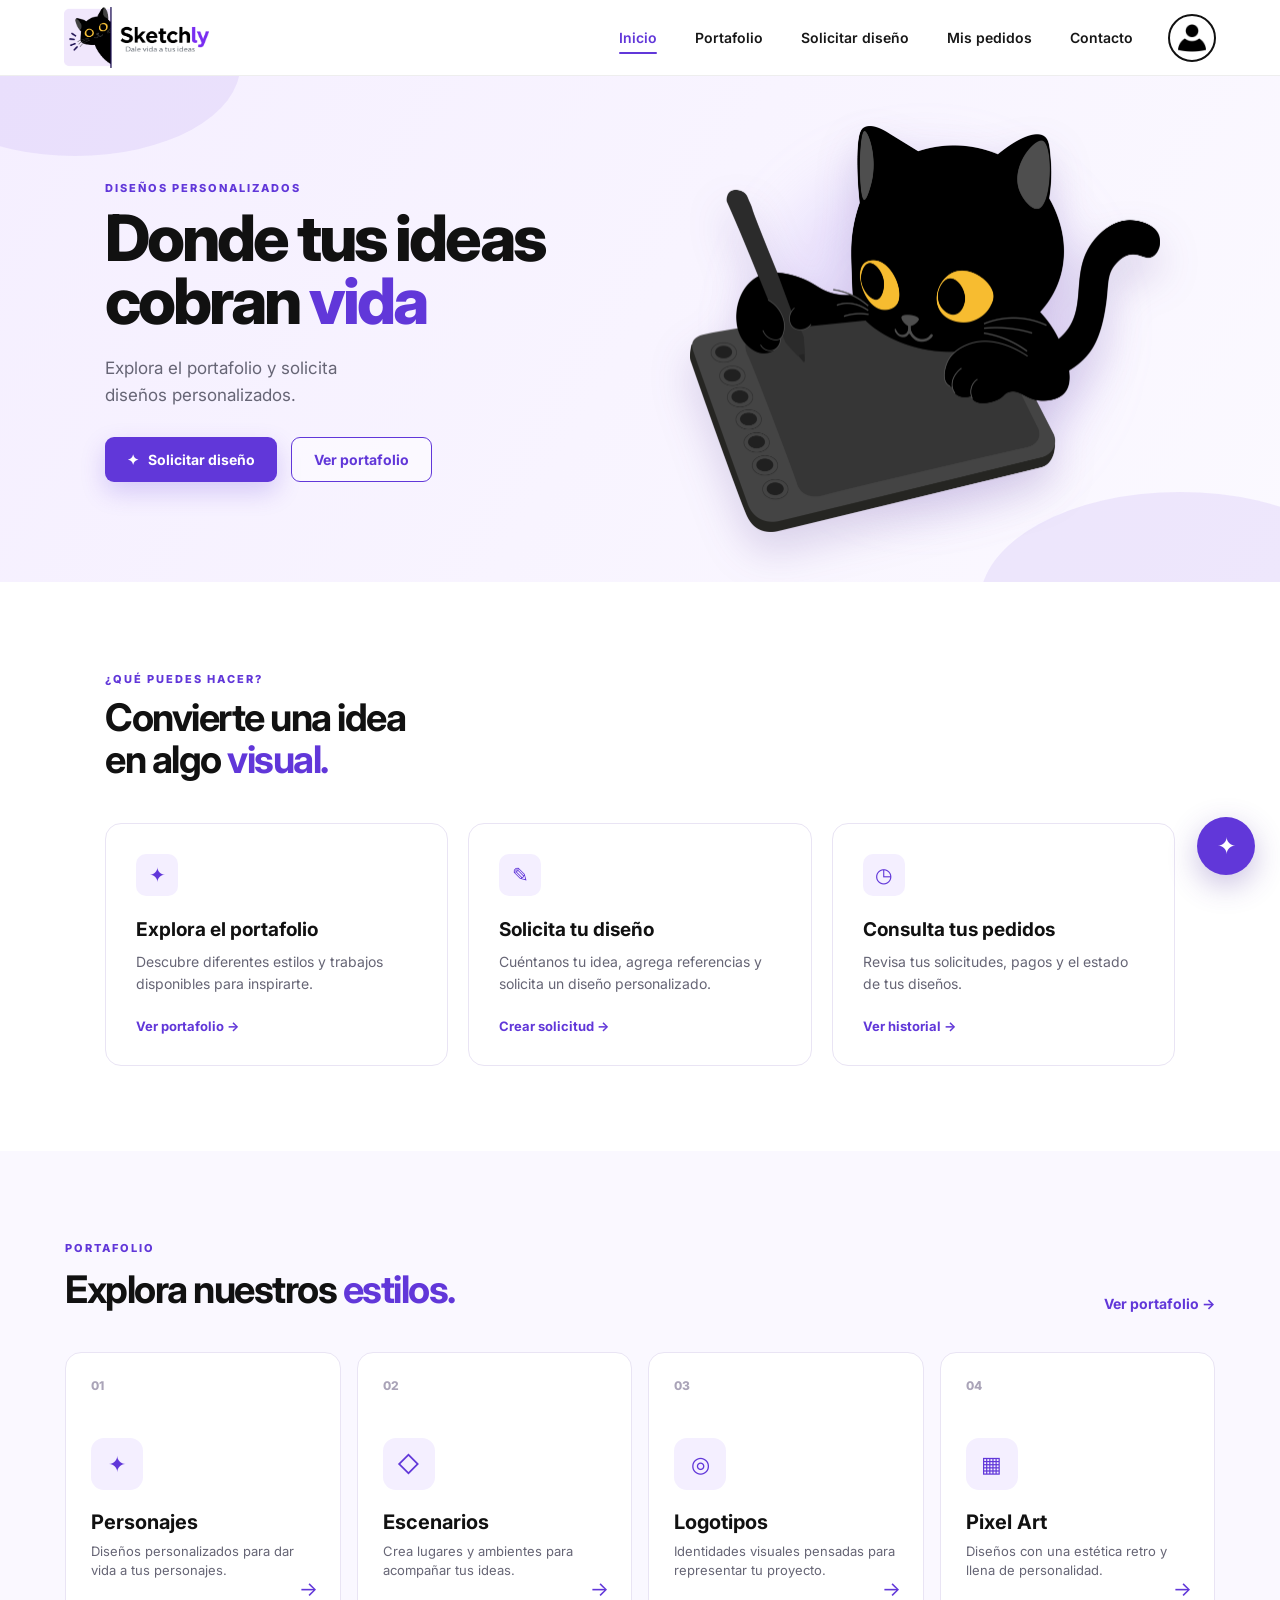
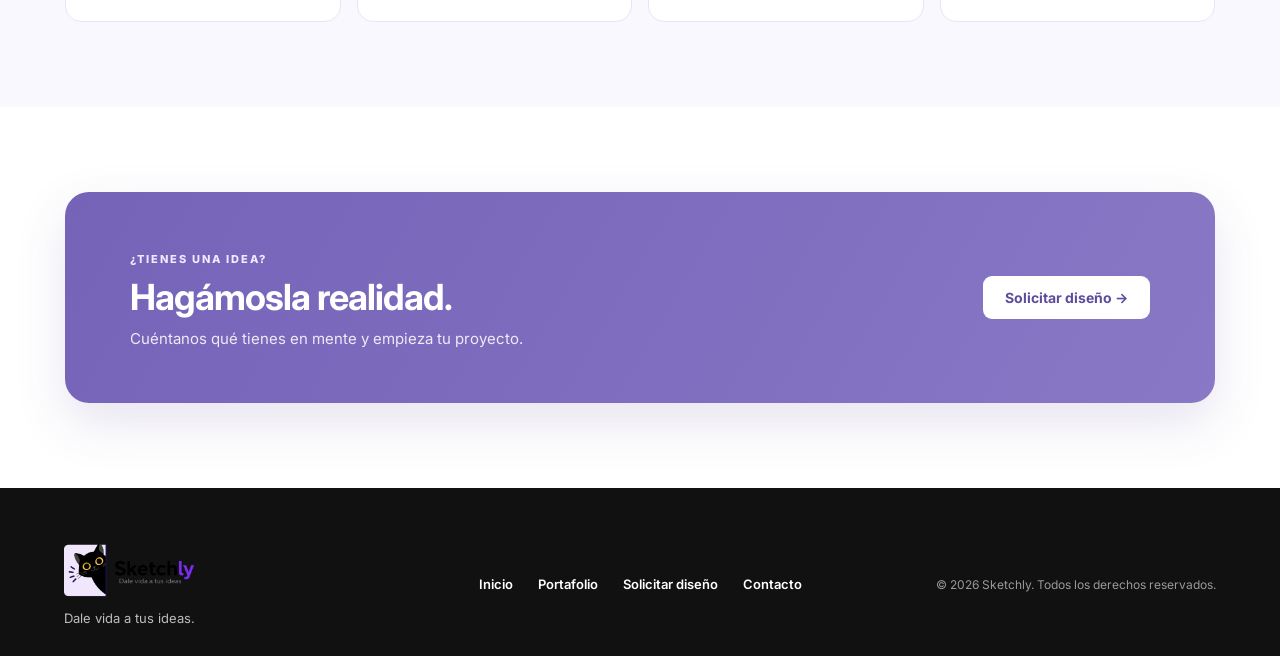
<file: index.html>
<!DOCTYPE html>
<html lang="es">
<head>
    <meta charset="UTF-8">
    <meta name="viewport" content="width=device-width, initial-scale=1.0">

    <title>Sketchly | Dale vida a tus ideas</title>

    <link rel="stylesheet" href="css/style.css">

    <link rel="preconnect" href="https://fonts.googleapis.com">
    <link rel="preconnect" href="https://fonts.gstatic.com" crossorigin>

    <link href="https://fonts.googleapis.com/css2?family=Inter:wght@400;500;600;700;800&display=swap" rel="stylesheet">
</head>

<body>

<!-- ================= HEADER ================= -->

<header class="header">

    <a href="index.html" class="brand">
        <img src="img/logo.png" alt="Sketchly" class="main-logo">
    </a>

    <nav class="nav">

        <a href="index.html" class="active">
            Inicio
        </a>

        <a href="portafolio.html">
            Portafolio
        </a>

        <a href="solicitud.html">
            Solicitar diseño
        </a>

        <a href="mis-pedidos.html">
            Mis pedidos
        </a>

        <a href="contacto.html">
            Contacto
        </a>

    </nav>

    <!-- LOGIN -->

    <a href="login.html" class="user-button" title="Iniciar sesión">

        <img src="img/login.png" alt="Iniciar sesión">

    </a>

</header>


<!-- ================= HERO ================= -->

<main>

<section class="hero">

    <div class="hero-background bg-one"></div>
    <div class="hero-background bg-two"></div>

    <div class="hero-content">

        <div class="hero-text">

            <span class="hero-label">
                DISEÑOS PERSONALIZADOS
            </span>

            <h1>
                Donde tus ideas
                <br>
                cobran <span>vida</span>
            </h1>

            <p>
                Explora el portafolio y solicita
                <br>
                diseños personalizados.
            </p>

            <div class="hero-buttons">

                <a href="solicitud.html" class="btn btn-primary">
                    ✦ &nbsp; Solicitar diseño
                </a>

                <a href="portafolio.html" class="btn btn-secondary">
                    Ver portafolio
                </a>

            </div>

        </div>


        <!-- ================= GATO ================= -->

        <div class="hero-cat">

            <div class="cat-glow"></div>

            <img src="img/gato.png"
                 alt="Mascota de Sketchly">

        </div>

    </div>

</section>


<!-- ================= SERVICIOS ================= -->

<section class="services">

    <div class="section-title">

        <span>¿QUÉ PUEDES HACER?</span>

        <h2>
            Convierte una idea
            <br>
            en algo <strong>visual.</strong>
        </h2>

    </div>


    <div class="service-grid">

        <a href="portafolio.html" class="service-card">

            <div class="service-icon">
                ✦
            </div>

            <h3>Explora el portafolio</h3>

            <p>
                Descubre diferentes estilos y
                trabajos disponibles para inspirarte.
            </p>

            <span class="card-link">
                Ver portafolio →
            </span>

        </a>


        <a href="solicitud.html" class="service-card">

            <div class="service-icon">
                ✎
            </div>

            <h3>Solicita tu diseño</h3>

            <p>
                Cuéntanos tu idea, agrega referencias
                y solicita un diseño personalizado.
            </p>

            <span class="card-link">
                Crear solicitud →
            </span>

        </a>


        <a href="mis-pedidos.html" class="service-card">

            <div class="service-icon">
                ◷
            </div>

            <h3>Consulta tus pedidos</h3>

            <p>
                Revisa tus solicitudes, pagos y
                el estado de tus diseños.
            </p>

            <span class="card-link">
                Ver historial →
            </span>

        </a>

    </div>

</section>


<!-- ================= ESTILOS ================= -->

<section class="styles-section">

    <div class="styles-header">

        <div>

            <span>PORTAFOLIO</span>

            <h2>
                Explora nuestros
                <strong>estilos.</strong>
            </h2>

        </div>

        <a href="portafolio.html" class="outline-link">
            Ver portafolio →
        </a>

    </div>


    <div class="style-grid">

        <!-- PERSONAJES -->

        <a href="portafolio.html" class="style-card">

            <div class="style-number">
                01
            </div>

            <div class="style-icon">
                ✦
            </div>

            <div class="style-content">

                <h3>
                    Personajes
                </h3>

                <p>
                    Diseños personalizados para
                    dar vida a tus personajes.
                </p>

            </div>

            <span class="style-arrow">
                →
            </span>

        </a>


        <!-- ESCENARIOS -->

        <a href="portafolio.html" class="style-card">

            <div class="style-number">
                02
            </div>

            <div class="style-icon">
                ◇
            </div>

            <div class="style-content">

                <h3>
                    Escenarios
                </h3>

                <p>
                    Crea lugares y ambientes
                    para acompañar tus ideas.
                </p>

            </div>

            <span class="style-arrow">
                →
            </span>

        </a>


        <!-- LOGOTIPOS -->

        <a href="portafolio.html" class="style-card">

            <div class="style-number">
                03
            </div>

            <div class="style-icon">
                ◎
            </div>

            <div class="style-content">

                <h3>
                    Logotipos
                </h3>

                <p>
                    Identidades visuales pensadas
                    para representar tu proyecto.
                </p>

            </div>

            <span class="style-arrow">
                →
            </span>

        </a>


        <!-- PIXEL ART -->

        <a href="portafolio.html" class="style-card">

            <div class="style-number">
                04
            </div>

            <div class="style-icon">
                ▦
            </div>

            <div class="style-content">

                <h3>
                    Pixel Art
                </h3>

                <p>
                    Diseños con una estética
                    retro y llena de personalidad.
                </p>

            </div>

            <span class="style-arrow">
                →
            </span>

        </a>

    </div>

</section>


<!-- ================= CTA ================= -->

<section class="cta">

    <div class="cta-content">

        <span>
            ¿TIENES UNA IDEA?
        </span>

        <h2>
            Hagámosla realidad.
        </h2>

        <p>
            Cuéntanos qué tienes en mente
            y empieza tu proyecto.
        </p>

    </div>


    <a href="solicitud.html" class="btn btn-white">
        Solicitar diseño →
    </a>

</section>

</main>


<!-- ================= FOOTER ================= -->

<footer>

    <div class="footer-brand">

        <img src="img/logo.png" alt="Sketchly">

        <p>
            Dale vida a tus ideas.
        </p>

    </div>


    <div class="footer-links">

        <a href="index.html">
            Inicio
        </a>

        <a href="portafolio.html">
            Portafolio
        </a>

        <a href="solicitud.html">
            Solicitar diseño
        </a>

        <a href="contacto.html">
            Contacto
        </a>

    </div>


    <p class="copyright">
        © 2026 Sketchly. Todos los derechos reservados.
    </p>

</footer>


<!-- ================= CHATBOT ================= -->

<div class="chatbot">

    <button class="chatbot-button" id="chatbotButton">
        <span>✦</span>
    </button>


    <div class="chatbot-window" id="chatbotWindow">

        <div class="chatbot-header">

            <div>
                <strong>Sketchly</strong>
                <small>Asistente virtual</small>
            </div>

            <button id="closeChat">
                ×
            </button>

        </div>


        <div class="chatbot-messages" id="chatMessages">

            <div class="bot-message">

                ¡Hola! 👋
                <br><br>

                Soy el asistente de Sketchly.
                ¿En qué puedo ayudarte?

            </div>

        </div>


        <div class="chatbot-options">

            <button onclick="botReply('portafolio')">
                🎨 Ver estilos
            </button>

            <button onclick="botReply('solicitud')">
                ✎ Solicitar diseño
            </button>

            <button onclick="botReply('contacto')">
                💬 Contactar artista
            </button>

        </div>

    </div>

</div>


<script src="js/script.js"></script>

</body>
</html>
</file>
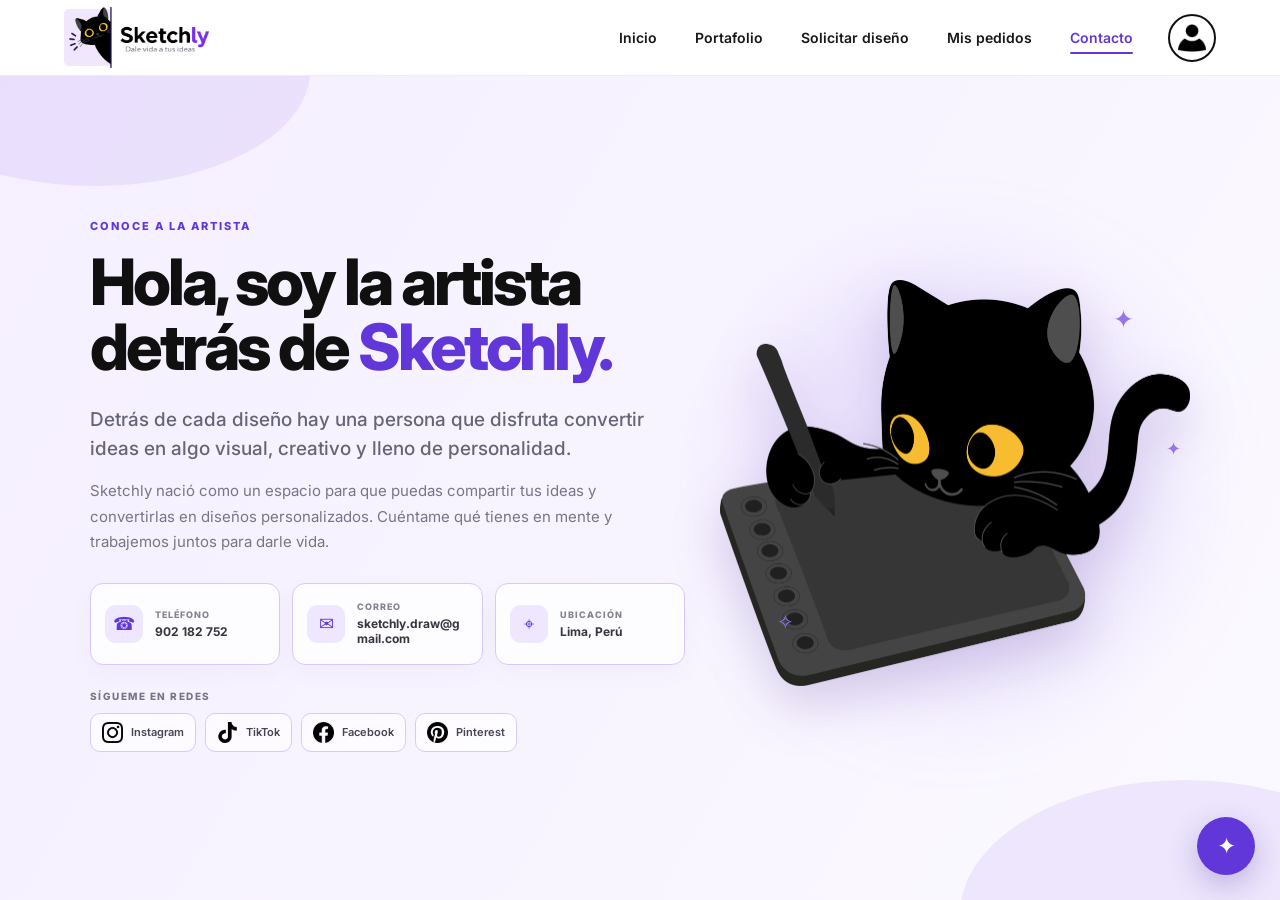
<file: contacto.html>
<!DOCTYPE html>
<html lang="es">

<head>

    <meta charset="UTF-8">
    <meta name="viewport" content="width=device-width, initial-scale=1.0">

    <title>Contacto | Sketchly</title>

    <!-- CSS GENERAL -->
    <link rel="stylesheet" href="css/style.css">

    <!-- CSS EXCLUSIVO DE CONTACTO -->
    <link rel="stylesheet" href="css/contacto.css">

    <!-- FUENTE -->
    <link rel="preconnect" href="https://fonts.googleapis.com">
    <link rel="preconnect" href="https://fonts.gstatic.com" crossorigin>

    <link
        href="https://fonts.googleapis.com/css2?family=Inter:wght@400;500;600;700;800&display=swap"
        rel="stylesheet"
    >

</head>


<body>


<!-- =====================================================
     HEADER
===================================================== -->

<header class="header">

    <a href="index.html" class="brand">

        <img
            src="img/logo.png"
            alt="Sketchly"
            class="main-logo"
        >

    </a>


    <nav class="nav">

        <a href="index.html">
            Inicio
        </a>

        <a href="portafolio.html">
            Portafolio
        </a>

        <a href="solicitud.html">
            Solicitar diseño
        </a>

        <a href="mis-pedidos.html">
            Mis pedidos
        </a>

        <a href="contacto.html" class="active">
            Contacto
        </a>

    </nav>


    <!-- LOGIN -->

    <a
        href="login.html"
        class="user-button"
        title="Iniciar sesión"
    >

        <img
            src="img/login.png"
            alt="Iniciar sesión"
        >

    </a>

</header>



<!-- =====================================================
     CONTACTO
===================================================== -->

<main>

<section class="contact-section">


    <!-- DECORACIONES -->

    <div class="contact-bg contact-bg-left"></div>

    <div class="contact-bg contact-bg-right"></div>



    <!-- =================================================
         CONTENIDO IZQUIERDO
    ================================================== -->

    <div class="contact-content">


        <span class="contact-label">
            CONOCE A LA ARTISTA
        </span>


        <h1>

            Hola, soy la artista
            <br>

            detrás de
            <span>Sketchly.</span>

        </h1>


        <p class="contact-main-text">

            Detrás de cada diseño hay una persona que disfruta
            convertir ideas en algo visual, creativo y lleno de
            personalidad.

        </p>


        <p class="contact-description">

            Sketchly nació como un espacio para que puedas
            compartir tus ideas y convertirlas en diseños
            personalizados. Cuéntame qué tienes en mente
            y trabajemos juntos para darle vida.

        </p>



        <!-- =================================================
             DATOS DE CONTACTO
        ================================================== -->

        <div class="contact-info-grid">


            <!-- TELÉFONO -->

            <div class="contact-info-card">

                <div class="info-icon">

                    <span>☎</span>

                </div>

                <div>

                    <small>
                        TELÉFONO
                    </small>

                    <strong>
                        902 182 752
                    </strong>

                </div>

            </div>



            <!-- CORREO -->

            <div class="contact-info-card">

                <div class="info-icon">

                    <span>✉</span>

                </div>

                <div>

                    <small>
                        CORREO
                    </small>

                    <strong>
                        <a href="mailto:sketchly.draw@gmail.com">sketchly.draw@gmail.com</a>
                    </strong>

                </div>

            </div>



            <!-- UBICACIÓN -->

            <div class="contact-info-card">

                <div class="info-icon">

                    <span>⌖</span>

                </div>

                <div>

                    <small>
                        UBICACIÓN
                    </small>

                    <strong>
                        Lima, Perú
                    </strong>

                </div>

            </div>


        </div>



        <!-- =================================================
             REDES SOCIALES
        ================================================== -->

        <div class="social-section">

            <span class="social-title">
                SÍGUEME EN REDES
            </span>


            <div class="social-links">


                <!-- INSTAGRAM -->

                <a
                    href="https://www.instagram.com/sketchly.draw/"
                    class="social-link"
                    title="Instagram" target="_blank" rel="noopener noreferrer"
                >

                    <img
                        src="img/instagram.png"
                        alt="Instagram"
                    >

                    <span>
                        Instagram
                    </span>

                </a>



                <!-- TIKTOK -->

                <a
                    href="https://www.tiktok.com/@sketchly.draw"
                    class="social-link"
                    title="TikTok" target="_blank" rel="noopener noreferrer"
                >

                    <img
                        src="img/tiktok.png"
                        alt="TikTok"
                    >

                    <span>
                        TikTok
                    </span>

                </a>



                <!-- FACEBOOK -->

                <a
                    href="https://www.facebook.com/profile.php?id=61594556686582"
                    class="social-link"
                    title="Facebook" target="_blank" rel="noopener noreferrer"
                >

                    <img
                        src="img/facebook.png"
                        alt="Facebook"
                    >

                    <span>
                        Facebook
                    </span>

                </a>



                <!-- PINTEREST -->

                <a
                    href="https://es.pinterest.com/heydibarbozatorres/_pins/"
                    class="social-link"
                    title="Pinterest" target="_blank" rel="noopener noreferrer"
                >

                    <img
                        src="img/pinterest.png"
                        alt="Pinterest"
                    >

                    <span>
                        Pinterest
                    </span>

                </a>



            </div>

        </div>


    </div>



    <!-- =================================================
         GATO
    ================================================== -->

    <div class="contact-cat-area">


        <div class="cat-glow"></div>


        <div class="cat-spark spark-one">
            ✦
        </div>

        <div class="cat-spark spark-two">
            ✧
        </div>

        <div class="cat-spark spark-three">
            ✦
        </div>


        <div class="contact-cat">

            <img
                src="img/gato.png"
                alt="Mascota de Sketchly"
            >

        </div>


    </div>


</section>

</main>



<!-- =====================================================
     CHATBOT
===================================================== -->

<div class="chatbot">

    <button
        class="chatbot-button"
        id="chatbotButton"
        type="button"
        aria-label="Abrir asistente"
    >

        <span>✦</span>

    </button>


    <div
        class="chatbot-window"
        id="chatbotWindow"
    >

        <div class="chatbot-header">

            <div>

                <strong>
                    Sketchly
                </strong>

                <small>
                    Asistente virtual
                </small>

            </div>


            <button
                id="closeChat"
                type="button"
            >
                ×
            </button>

        </div>


        <div
            class="chatbot-messages"
            id="chatMessages"
        >

            <div class="bot-message">

                ¡Hola! 👋
                <br><br>

                Soy el asistente de Sketchly.
                ¿Qué necesitas?

            </div>

        </div>


        <div class="chatbot-options">

            <button
                type="button"
                onclick="botReply('portafolio')"
            >
                🎨 Ver estilos
            </button>


            <button
                type="button"
                onclick="botReply('solicitud')"
            >
                ✎ Solicitar diseño
            </button>


            <button
                type="button"
                onclick="botReply('contacto')"
            >
                💬 Contactar artista
            </button>

        </div>

    </div>

</div>



<!-- =====================================================
     JAVASCRIPT
===================================================== -->

<script>

document.addEventListener("DOMContentLoaded", function () {


    /* ==========================================
       CHATBOT
    ========================================== */

    const chatbotButton =
        document.getElementById("chatbotButton");

    const chatbotWindow =
        document.getElementById("chatbotWindow");

    const closeChat =
        document.getElementById("closeChat");


    if (chatbotButton && chatbotWindow) {

        chatbotButton.addEventListener("click", function () {

            chatbotWindow.classList.toggle("show");

        });

    }


    if (closeChat && chatbotWindow) {

        closeChat.addEventListener("click", function () {

            chatbotWindow.classList.remove("show");

        });

    }

});



/* ==========================================
   RESPUESTAS DEL CHATBOT
========================================== */

function botReply(type) {


    const messages =
        document.getElementById("chatMessages");


    if (!messages) return;


    let userText = "";
    let botText = "";


    if (type === "portafolio") {

        userText =
            "Quiero ver los estilos.";

        botText =
            'Puedes explorar nuestros estilos en <a href="portafolio.html">Portafolio →</a>';

    }


    if (type === "solicitud") {

        userText =
            "Quiero solicitar un diseño.";

        botText =
            '¡Perfecto! Puedes comenzar tu proyecto desde <a href="solicitud.html">Solicitar diseño →</a>';

    }


    if (type === "contacto") {

        userText =
            "Quiero contactar a la artista.";

        botText =
            "Puedes encontrar todos los datos de contacto y redes sociales en esta sección.";

    }


    messages.innerHTML += `

        <div class="user-message">
            ${userText}
        </div>

        <div class="bot-message chatbot-answer">
            ${botText}
        </div>

    `;


    messages.scrollTop =
        messages.scrollHeight;

}

</script>


</body>

</html>
</file>
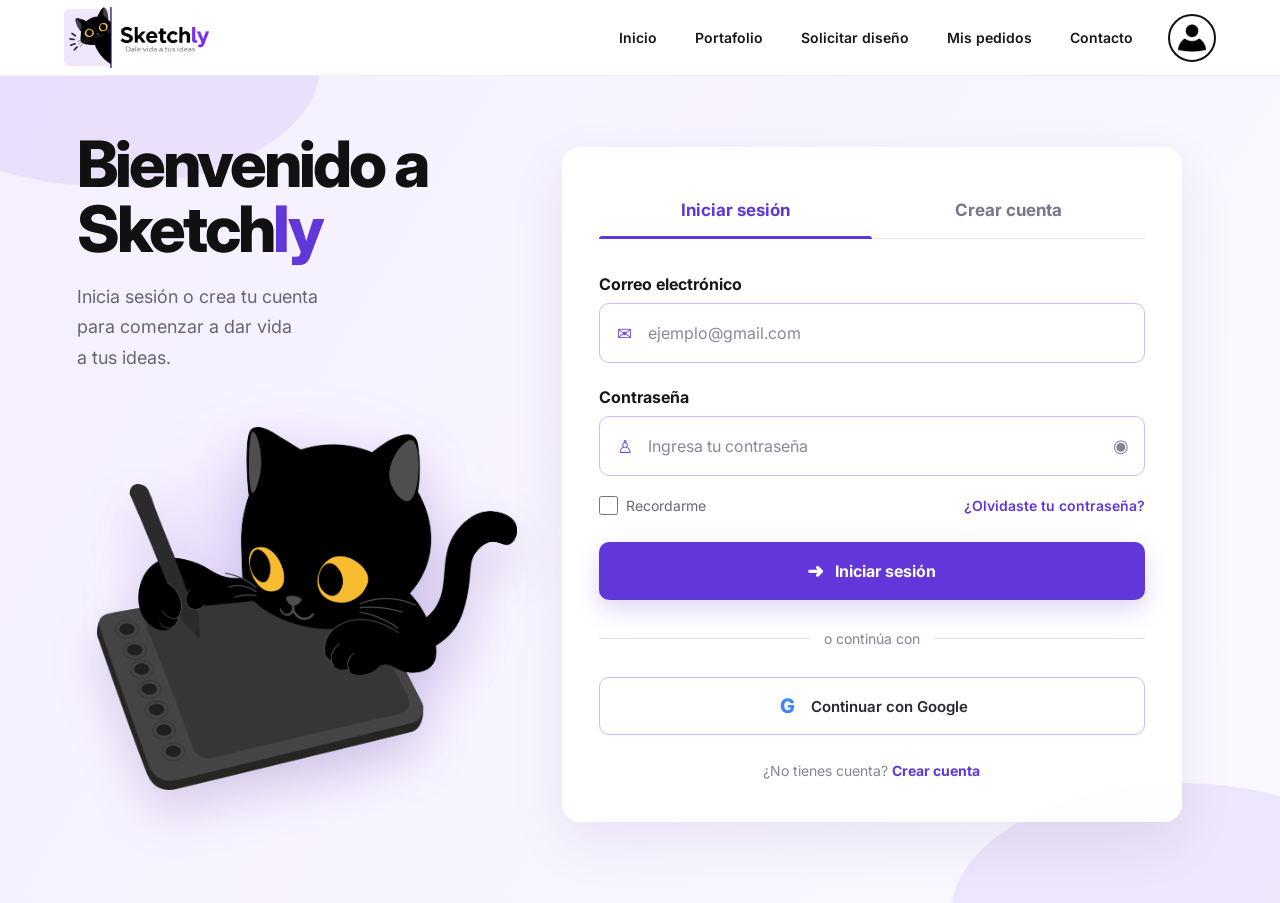
<file: login.html>
<!DOCTYPE html>
<html lang="es">

<head>

    <meta charset="UTF-8">
    <meta name="viewport" content="width=device-width, initial-scale=1.0">

    <title>Iniciar sesión | Sketchly</title>

    <!-- CSS GENERAL -->
    <link rel="stylesheet" href="css/style.css">

    <!-- CSS EXCLUSIVO DEL LOGIN -->
    <link rel="stylesheet" href="css/login.css">

    <!-- FUENTE -->
    <link rel="preconnect" href="https://fonts.googleapis.com">
    <link rel="preconnect" href="https://fonts.gstatic.com" crossorigin>

    <link
        href="https://fonts.googleapis.com/css2?family=Inter:wght@400;500;600;700;800&display=swap"
        rel="stylesheet"
    >

</head>


<body>


<!-- =====================================================
     HEADER ORIGINAL DE SKETCHLY
===================================================== -->

<header class="header">

    <a href="index.html" class="brand">

        <img
            src="img/logo.png"
            alt="Sketchly"
            class="main-logo"
        >

    </a>


    <nav class="nav">

        <a href="index.html">
            Inicio
        </a>

        <a href="portafolio.html">
            Portafolio
        </a>

        <a href="solicitud.html">
            Solicitar diseño
        </a>

        <a href="mis-pedidos.html">
            Mis pedidos
        </a>

        <a href="contacto.html">
            Contacto
        </a>

    </nav>


    <!-- LOGIN -->

    <a
        href="login.html"
        class="user-button"
        title="Iniciar sesión"
    >

        <img
            src="img/login.png"
            alt="Iniciar sesión"
        >

    </a>

</header>



<!-- =====================================================
     LOGIN / REGISTRO
===================================================== -->

<main>

<section class="auth-section">


    <!-- DECORACIONES -->

    <div class="auth-bg auth-bg-left"></div>

    <div class="auth-bg auth-bg-right"></div>



    <!-- =================================================
         COLUMNA IZQUIERDA
    ================================================== -->

    <div class="auth-intro">


        <h1>
            Bienvenido a
            <br>
            Sketch<span>ly</span>
        </h1>


        <p id="introText">

            Inicia sesión o crea tu cuenta
            <br>
            para comenzar a dar vida
            <br>
            a tus ideas.

        </p>


        <!-- GATO -->

        <div class="auth-cat">

            <div class="auth-cat-glow"></div>

            <img
                src="img/gato.png"
                alt="Mascota de Sketchly"
            >

        </div>


    </div>



    <!-- =================================================
         TARJETA
    ================================================== -->

    <div class="auth-card">


        <!-- =================================================
             PESTAÑAS
        ================================================== -->

        <div class="auth-tabs">


            <button
                type="button"
                class="auth-tab active"
                id="loginTab"
            >

                Iniciar sesión

            </button>


            <button
                type="button"
                class="auth-tab"
                id="registerTab"
            >

                Crear cuenta

            </button>


        </div>



        <!-- =================================================
             FORMULARIO LOGIN
        ================================================== -->

        <form
            id="loginForm"
            class="auth-form active-form"
        >


            <!-- CORREO -->

            <div class="form-group">

                <label for="loginEmail">
                    Correo electrónico
                </label>

                <div class="input-wrapper">

                    <span class="input-icon">
                        ✉
                    </span>

                    <input
                        type="email"
                        id="loginEmail"
                        placeholder="ejemplo@gmail.com"
                        required
                    >

                </div>

            </div>



            <!-- CONTRASEÑA -->

            <div class="form-group">

                <label for="loginPassword">
                    Contraseña
                </label>

                <div class="input-wrapper">

                    <span class="input-icon">
                        ♙
                    </span>

                    <input
                        type="password"
                        id="loginPassword"
                        placeholder="Ingresa tu contraseña"
                        required
                    >

                    <button
                        type="button"
                        class="password-toggle"
                        onclick="togglePassword('loginPassword', this)"
                    >
                        ◉
                    </button>

                </div>

            </div>



            <!-- OPCIONES -->

            <div class="login-options">


                <label class="remember">

                    <input
                        type="checkbox"
                        id="remember"
                    >

                    <span>
                        Recordarme
                    </span>

                </label>


                <a
                    href="#"
                    id="forgotPassword"
                >
                    ¿Olvidaste tu contraseña?
                </a>


            </div>



            <!-- BOTÓN -->

            <button
                type="submit"
                class="auth-button"
            >

                <span>
                    ➜
                </span>

                Iniciar sesión

            </button>



            <!-- SEPARADOR -->

            <div class="separator">

                <span></span>

                <p>
                    o continúa con
                </p>

                <span></span>

            </div>



            <!-- GOOGLE -->

            <button
                type="button"
                class="google-button"
                id="googleButton"
            >

                <span class="google-icon">
                    G
                </span>

                Continuar con Google

            </button>



            <!-- CAMBIO A REGISTRO -->

            <p class="bottom-text">

                ¿No tienes cuenta?

                <button
                    type="button"
                    class="switch-button"
                    id="goRegister"
                >
                    Crear cuenta
                </button>

            </p>


        </form>



        <!-- =================================================
             FORMULARIO REGISTRO
        ================================================== -->

        <form
            id="registerForm"
            class="auth-form"
        >


            <!-- NOMBRE -->

            <div class="form-group">

                <label for="registerName">
                    Nombre completo
                </label>

                <div class="input-wrapper">

                    <span class="input-icon">
                        ●
                    </span>

                    <input
                        type="text"
                        id="registerName"
                        placeholder="Ingresa tu nombre"
                        required
                    >

                </div>

            </div>



            <!-- CORREO -->

            <div class="form-group">

                <label for="registerEmail">
                    Correo electrónico
                </label>

                <div class="input-wrapper">

                    <span class="input-icon">
                        ✉
                    </span>

                    <input
                        type="email"
                        id="registerEmail"
                        placeholder="ejemplo@gmail.com"
                        required
                    >

                </div>

            </div>



            <!-- CONTRASEÑA -->

            <div class="form-group">

                <label for="registerPassword">
                    Contraseña
                </label>

                <div class="input-wrapper">

                    <span class="input-icon">
                        ♙
                    </span>

                    <input
                        type="password"
                        id="registerPassword"
                        placeholder="Crea una contraseña"
                        required
                    >

                    <button
                        type="button"
                        class="password-toggle"
                        onclick="togglePassword('registerPassword', this)"
                    >
                        ◉
                    </button>

                </div>

            </div>



            <!-- CONFIRMAR CONTRASEÑA -->

            <div class="form-group">

                <label for="confirmPassword">
                    Confirmar contraseña
                </label>

                <div class="input-wrapper">

                    <span class="input-icon">
                        ♙
                    </span>

                    <input
                        type="password"
                        id="confirmPassword"
                        placeholder="Repite tu contraseña"
                        required
                    >

                    <button
                        type="button"
                        class="password-toggle"
                        onclick="togglePassword('confirmPassword', this)"
                    >
                        ◉
                    </button>

                </div>

            </div>



            <!-- BOTÓN REGISTRO -->

            <button
                type="submit"
                class="auth-button"
            >

                <span>
                    ✦
                </span>

                Crear cuenta

            </button>



            <!-- GOOGLE -->

            <div class="separator">

                <span></span>

                <p>
                    o continúa con
                </p>

                <span></span>

            </div>


            <button
                type="button"
                class="google-button"
                id="googleRegisterButton"
            >

                <span class="google-icon">
                    G
                </span>

                Registrarse con Google

            </button>



            <!-- CAMBIO A LOGIN -->

            <p class="bottom-text">

                ¿Ya tienes una cuenta?

                <button
                    type="button"
                    class="switch-button"
                    id="goLogin"
                >
                    Iniciar sesión
                </button>

            </p>


        </form>


    </div>

</section>

</main>



<!-- =====================================================
     JAVASCRIPT
===================================================== -->

<script type="module">


import { iniciarSesion, registrarCliente } from './js/sketchly.js';

// Mensajes amigables para enlaces de confirmación inválidos o vencidos.
(function mostrarErrorDeAutenticacion() {
    const parametros = new URLSearchParams(window.location.hash.slice(1));
    const codigo = parametros.get('error_code');
    if (!codigo) return;

    const vencido = codigo === 'otp_expired';
    const aviso = document.createElement('section');
    aviso.setAttribute('role', 'alert');
    aviso.setAttribute('aria-live', 'polite');
    aviso.style.cssText = 'margin:0 0 20px;padding:22px 20px;border:1px solid #f0d8cf;border-radius:16px;background:#fffaf7;color:#40332f;text-align:center;box-sizing:border-box;';

    const icono = document.createElement('div');
    icono.textContent = vencido ? '✉️' : '💛';
    icono.style.cssText = 'font-size:30px;margin-bottom:10px;';

    const titulo = document.createElement('h2');
    titulo.textContent = vencido ? 'Tu enlace ha vencido' : 'No pudimos confirmar tu correo';
    titulo.style.cssText = 'font-size:19px;margin:0 0 10px;color:#292524;';

    const detalle = document.createElement('p');
    detalle.textContent = vencido
        ? 'No te preocupes, los enlaces de confirmación pueden caducar o utilizarse una sola vez. Vuelve a registrarte o solicita un nuevo correo de confirmación.'
        : 'No te preocupes. Puedes volver a Sketchly e intentarlo otra vez con un enlace de confirmación nuevo.';
    detalle.style.cssText = 'font-size:14px;line-height:1.6;margin:0 0 16px;color:#655954;';

    const boton = document.createElement('button');
    boton.type = 'button';
    boton.textContent = 'Volver a iniciar sesión';
    boton.style.cssText = 'border:0;border-radius:10px;padding:12px 18px;background:#292524;color:#fff;font:inherit;font-weight:600;cursor:pointer;';
    boton.addEventListener('click', () => {
        aviso.remove();
        if (typeof showLogin === 'function') showLogin();
    });

    aviso.append(icono, titulo, detalle, boton);
    const tarjeta = document.querySelector('.auth-card');
    if (tarjeta) tarjeta.prepend(aviso);

    // Quita el código técnico de error de la barra de direcciones.
    window.history.replaceState({}, document.title, window.location.pathname + window.location.search);
})();


/* =====================================================
   ELEMENTOS
===================================================== */

const loginTab =
    document.getElementById("loginTab");

const registerTab =
    document.getElementById("registerTab");

const loginForm =
    document.getElementById("loginForm");

const registerForm =
    document.getElementById("registerForm");

const goRegister =
    document.getElementById("goRegister");

const goLogin =
    document.getElementById("goLogin");

const introText =
    document.getElementById("introText");



/* =====================================================
   CAMBIAR A LOGIN
===================================================== */

function showLogin() {

    loginTab.classList.add("active");

    registerTab.classList.remove("active");

    loginForm.classList.add("active-form");

    registerForm.classList.remove("active-form");


    introText.innerHTML = `

        Inicia sesión o crea tu cuenta
        <br>
        para comenzar a dar vida
        <br>
        a tus ideas.

    `;

}



/* =====================================================
   CAMBIAR A REGISTRO
===================================================== */

function showRegister() {

    registerTab.classList.add("active");

    loginTab.classList.remove("active");

    registerForm.classList.add("active-form");

    loginForm.classList.remove("active-form");


    introText.innerHTML = `

        Crea tu cuenta y comienza
        <br>
        a convertir tus ideas
        <br>
        en diseños únicos.

    `;

}



/* =====================================================
   EVENTOS DE PESTAÑAS
===================================================== */

loginTab.addEventListener(
    "click",
    showLogin
);


registerTab.addEventListener(
    "click",
    showRegister
);


goRegister.addEventListener(
    "click",
    showRegister
);


goLogin.addEventListener(
    "click",
    showLogin
);



/* =====================================================
   MOSTRAR / OCULTAR CONTRASEÑA
===================================================== */

function togglePassword(inputId, button) {

    const input =
        document.getElementById(inputId);


    if (input.type === "password") {

        input.type = "text";

        button.textContent = "◉";

    } else {

        input.type = "password";

        button.textContent = "◉";

    }

}

// Permite que los botones HTML originales sigan funcionando en un módulo.
window.togglePassword = togglePassword;



/* =====================================================
   LOGIN CON SUPABASE
===================================================== */

loginForm.addEventListener('submit', async (event) => {
    event.preventDefault();

    const email = document.getElementById('loginEmail').value.trim();
    const password = document.getElementById('loginPassword').value;
    const mensaje = document.getElementById('loginMessage');
    const boton = loginForm.querySelector('button[type="submit"]');

    if (mensaje) {
        mensaje.textContent = '';
    }

    if (boton) {
        boton.disabled = true;
        boton.textContent = 'Ingresando...';
    }

    try {
        await iniciarSesion(email, password);

        const parametros = new URLSearchParams(window.location.search);
        const destino = parametros.get('next');

        // Solo se permiten destinos locales conocidos.
        const paginasPermitidas = [
            'solicitud.html',
            'index.html',
            'portafolio.html',
            'contacto.html'
        ];

        const paginaDestino = paginasPermitidas.includes(destino)
            ? destino
            : 'solicitud.html';

        window.location.href = paginaDestino;
    } catch (error) {
        console.error('Error al iniciar sesión:', error);

        if (mensaje) {
            mensaje.textContent =
                'No se pudo iniciar sesión. Verifica tu correo y contraseña.';
        } else {
            alert('No se pudo iniciar sesión. Verifica tu correo y contraseña.');
        }
    } finally {
        if (boton) {
            boton.disabled = false;
            boton.textContent = 'Iniciar sesión';
        }
    }
});



/* =====================================================
   REGISTRO CON SUPABASE
===================================================== */

registerForm.addEventListener('submit', async function (event) {

    event.preventDefault();

    const name = document.getElementById("registerName").value.trim();
    const email = document.getElementById("registerEmail").value.trim();
    const password = document.getElementById("registerPassword").value;
    const confirmPassword = document.getElementById("confirmPassword").value;
    const boton = registerForm.querySelector('button[type="submit"]');

    if (!name || !email || !password || !confirmPassword) {
        alert("Completa todos los campos.");
        return;
    }

    if (password.length < 8) {
        alert("La contraseña debe tener al menos 8 caracteres.");
        return;
    }

    if (password !== confirmPassword) {
        alert("Las contraseñas no coinciden.");
        return;
    }

    const textoOriginal = boton.innerHTML;
    boton.disabled = true;
    boton.textContent = "Creando cuenta...";

    try {

        const resultado = await registrarCliente(name, email, password);

        if (resultado.session) {

            alert("¡Tu cuenta se creó correctamente! ✦");
            window.location.href = "solicitud.html";

        } else {

            alert("Tu cuenta se registró. Revisa tu correo para confirmar la cuenta y luego inicia sesión.");

            document.getElementById("loginEmail").value = email;
            registerForm.reset();
            showLogin();

        }

    } catch (error) {

        console.error("Error al crear la cuenta:", error);
        alert(error.message || "No se pudo crear la cuenta. Inténtalo nuevamente.");

    } finally {

        boton.disabled = false;
        boton.innerHTML = textoOriginal;

    }

});


/* =====================================================
   GOOGLE ORIGINAL
===================================================== */

document.getElementById(
    "googleButton"
).addEventListener(
    "click",
    function() {

        alert(
            "La conexión con Google estará disponible cuando se conecte el sistema de autenticación."
        );

    }
);


document.getElementById(
    "googleRegisterButton"
).addEventListener(
    "click",
    function() {

        alert(
            "El registro con Google estará disponible cuando se conecte el sistema de autenticación."
        );

    }
);



/* =====================================================
   RECUPERAR CONTRASEÑA ORIGINAL
===================================================== */

document.getElementById(
    "forgotPassword"
).addEventListener(
    "click",
    function(event) {

        event.preventDefault();

        alert(
            "La recuperación de contraseña estará disponible cuando se conecte el sistema de autenticación."
        );

    }
);


</script>


</body>

</html>
</file>
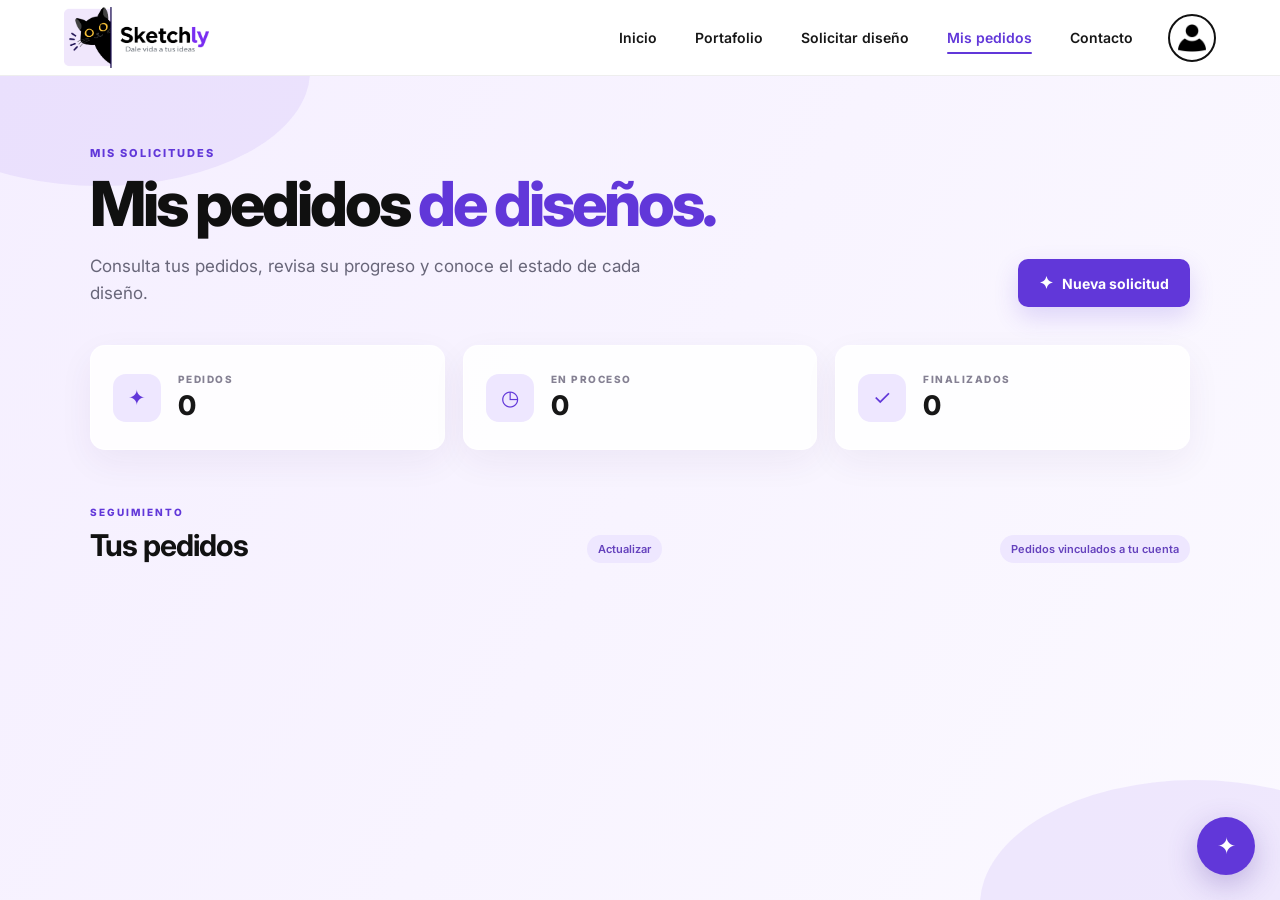
<file: mis-pedidos.html>
<!DOCTYPE html>
<html lang="es">

<head>

    <meta charset="UTF-8">
    <meta name="viewport" content="width=device-width, initial-scale=1.0">

    <title>Mis pedidos | Sketchly</title>

    <!-- CSS GENERAL -->
    <link rel="stylesheet" href="css/style.css">

    <!-- CSS DEL HISTORIAL -->
    <link rel="stylesheet" href="css/mis-pedidos.css">

    <!-- FUENTE -->
    <link rel="preconnect" href="https://fonts.googleapis.com">
    <link rel="preconnect" href="https://fonts.gstatic.com" crossorigin>

    <link
        href="https://fonts.googleapis.com/css2?family=Inter:wght@400;500;600;700;800&display=swap"
        rel="stylesheet"
    >

</head>


<body>


<!-- =====================================================
     HEADER ORIGINAL
===================================================== -->

<header class="header">

    <a href="index.html" class="brand">

        <img
            src="img/logo.png"
            alt="Sketchly"
            class="main-logo"
        >

    </a>


    <nav class="nav">

        <a href="index.html">
            Inicio
        </a>

        <a href="portafolio.html">
            Portafolio
        </a>

        <a href="solicitud.html">
            Solicitar diseño
        </a>

        <a href="mis-pedidos.html" class="active">
            Mis pedidos
        </a>

        <a href="contacto.html">
            Contacto
        </a>

    </nav>


    <a
        href="login.html"
        class="user-button"
        title="Iniciar sesión"
    >

        <img
            src="img/login.png"
            alt="Iniciar sesión"
        >

    </a>

</header>



<!-- =====================================================
     HISTORIAL
===================================================== -->

<main class="history-page">


    <!-- DECORACIONES -->

    <div class="history-bg history-bg-left"></div>

    <div class="history-bg history-bg-right"></div>



    <!-- =================================================
         ENCABEZADO
    ================================================== -->

    <section class="history-header">

        <div>

            <span class="history-label">
                MIS SOLICITUDES
            </span>

            <h1>
                Mis pedidos
                <span>de diseños.</span>
            </h1>

            <p>
                Consulta tus pedidos, revisa su progreso
                y conoce el estado de cada diseño.
            </p>

        </div>


        <a
            href="solicitud.html"
            class="new-request-button"
        >

            <span>✦</span>

            Nueva solicitud

        </a>

    </section>



    <!-- =================================================
         RESUMEN
    ================================================== -->

    <section class="history-summary">


        <div class="summary-card">

            <div class="summary-icon">
                ✦
            </div>

            <div>

                <span>
                    PEDIDOS
                </span>

                <strong id="totalOrders">
                    0
                </strong>

            </div>

        </div>



        <div class="summary-card">

            <div class="summary-icon">
                ◷
            </div>

            <div>

                <span>
                    EN PROCESO
                </span>

                <strong id="activeOrders">
                    0
                </strong>

            </div>

        </div>



        <div class="summary-card">

            <div class="summary-icon">
                ✓
            </div>

            <div>

                <span>
                    FINALIZADOS
                </span>

                <strong id="finishedOrders">
                    0
                </strong>

            </div>

        </div>

    </section>



    <!-- =================================================
         LISTA DE PEDIDOS
    ================================================== -->

    <section class="orders-section">


        <div class="orders-title">

            <div>

                <span>
                    SEGUIMIENTO
                </span>

                <h2>
                    Tus pedidos
                </h2>

            </div>

            <button type="button" class="demo-note refresh-orders" id="refreshOrders">Actualizar</button>
            <span class="demo-note" id="demoNote">Pedidos vinculados a tu cuenta</span>

        </div>



        <div
            class="orders-list"
            id="ordersList"
        >

            <!-- LOS PEDIDOS SE CREAN CON JAVASCRIPT -->

        </div>

    </section>


</main>



<!-- =====================================================
     CHATBOT
===================================================== -->

<div class="chatbot">

    <button
        class="chatbot-button"
        id="chatbotButton"
        type="button"
        aria-label="Abrir asistente"
    >

        <span>✦</span>

    </button>


    <div
        class="chatbot-window"
        id="chatbotWindow"
    >

        <div class="chatbot-header">

            <div>

                <strong>
                    Sketchly
                </strong>

                <small>
                    Asistente virtual
                </small>

            </div>

            <button
                id="closeChat"
                type="button"
            >
                ×
            </button>

        </div>


        <div
            class="chatbot-messages"
            id="chatMessages"
        >

            <div class="bot-message">

                ¡Hola! 👋
                <br><br>

                Puedes consultar aquí el estado
                de tus solicitudes.

            </div>

        </div>


        <div class="chatbot-options">

            <button
                type="button"
                onclick="historyBot('estado')"
            >
                ◷ ¿Cómo va mi pedido?
            </button>

            <button
                type="button"
                onclick="historyBot('solicitud')"
            >
                ✎ Nueva solicitud
            </button>

            <button
                type="button"
                onclick="historyBot('contacto')"
            >
                💬 Contactar artista
            </button>

        </div>

    </div>

</div>



<!-- =====================================================
     JAVASCRIPT
===================================================== -->

<script type="module">
import { consultarMisPedidos, obtenerEnlaceTemporal, obtenerUsuario } from './js/sketchly.js';
import { supabase } from './js/supabase.js';

const estados = {
    pending: { label: 'En revisión', progress: 20, icon: '◷', className: 'status-pending' },
    reviewing: { label: 'En revisión', progress: 20, icon: '◷', className: 'status-pending' },
    quoted: { label: 'Esperando pago', progress: 35, icon: '$', className: 'status-pending' },
    in_progress: { label: 'En proceso', progress: 70, icon: '✦', className: 'status-process' },
    completed: { label: 'Entregado', progress: 100, icon: '✓', className: 'status-finished' },
    cancelled: { label: 'Cancelado', progress: 0, icon: '×', className: 'status-pending' },
    'En revisión': { label: 'En revisión', progress: 20, icon: '◷', className: 'status-pending' },
    'En proceso': { label: 'En proceso', progress: 70, icon: '✦', className: 'status-process' },
    'Finalizado': { label: 'Entregado', progress: 100, icon: '✓', className: 'status-finished' }
};

const ordersList = document.getElementById('ordersList');
const demoNote = document.getElementById('demoNote');

function texto(elemento, valor) {
    elemento.textContent = valor == null || valor === '' ? 'Por confirmar' : String(valor);
}

function fecha(valor) {
    if (!valor) return 'Por confirmar';
    const fechaLocal = /^\d{4}-\d{2}-\d{2}$/.test(valor)
        ? new Date(valor + 'T00:00:00')
        : new Date(valor);
    if (Number.isNaN(fechaLocal.getTime())) return 'Por confirmar';
    return fechaLocal.toLocaleDateString('es-PE', {
        day: '2-digit', month: 'short', year: 'numeric'
    });
}

function dinero(valor) {
    if (valor === null || valor === undefined || valor === '') return 'Por confirmar';
    const numero = Number(valor);
    if (!Number.isFinite(numero)) return String(valor);
    return numero.toLocaleString('es-PE', {
        style: 'currency', currency: 'PEN'
    });
}

function crearEstadoVacio(titulo, descripcion, mostrarLogin = false) {
    ordersList.innerHTML = '';
    const caja = document.createElement('div');
    caja.className = 'orders-empty';
    const icono = document.createElement('div');
    icono.className = 'orders-empty-icon';
    icono.textContent = mostrarLogin ? '↗' : '✦';
    const h3 = document.createElement('h3');
    h3.textContent = titulo;
    const p = document.createElement('p');
    p.textContent = descripcion;
    caja.append(icono, h3, p);
    if (mostrarLogin) {
        const enlace = document.createElement('a');
        enlace.href = 'login.html';
        enlace.className = 'new-request-button';
        enlace.textContent = 'Iniciar sesión';
        caja.append(enlace);
    } else {
        const enlace = document.createElement('a');
        enlace.href = 'solicitud.html';
        enlace.className = 'new-request-button';
        enlace.textContent = 'Solicitar un diseño';
        caja.append(enlace);
    }
    ordersList.append(caja);
}

function crearTarjeta(order, index) {
    const tarjeta = document.createElement('article');
    tarjeta.className = 'order-card';
    tarjeta.innerHTML = `
        <div class="order-top">
            <div>
                <span class="order-number"></span>
                <h3 class="order-name"></h3>
            </div>
            <span class="order-status" data-status><span data-icon></span><span data-label></span></span>
        </div>
        <section class="order-management" data-order-actions hidden aria-label="Gestionar pedido">
            <div class="order-management-heading">
                <span class="management-icon" aria-hidden="true">✦</span>
                <div>
                    <h4>¿Necesitas hacer un cambio?</h4>
                    <p>Mientras tu pedido no esté pagado ni en proceso, puedes gestionarlo desde aquí.</p>
                </div>
            </div>
            <div class="order-actions">
                <button type="button" class="order-action-button edit-order-button" data-edit-order>
                    <span class="action-symbol" aria-hidden="true">✎</span>
                    <span class="action-copy"><strong>Editar pedido</strong><small>Modificar detalles o imagen</small></span>
                    <span class="action-arrow" aria-hidden="true">→</span>
                </button>
                <button type="button" class="order-action-button cancel-order-button" data-cancel-order>
                    <span class="action-symbol" aria-hidden="true">×</span>
                    <span class="action-copy"><strong>Cancelar pedido</strong><small>Eliminar esta solicitud</small></span>
                    <span class="action-arrow" aria-hidden="true">→</span>
                </button>
            </div>
        </section>
        <form class="order-edit-form" data-order-edit hidden>
            <h4>Editar tu solicitud</h4>
            <label>Tipo de diseño
                <input type="text" data-edit-type maxlength="100" required>
            </label>
            <label>Descripción
                <textarea data-edit-description rows="4" maxlength="3000" required></textarea>
            </label>
            <label>Fecha deseada de entrega
                <input type="date" data-edit-date required>
            </label>
            <label>Cambiar imagen de referencia (opcional)
                <input type="file" data-edit-image accept="image/png,image/jpeg,image/webp,image/gif">
            </label>
            <p class="order-edit-note">Si no eliges una imagen nueva, conservaremos la actual.</p>
            <div class="order-edit-buttons">
                <button type="submit" class="order-action-button edit-order-button" data-save-edit>Guardar cambios</button>
                <button type="button" class="order-action-button secondary-order-button" data-close-edit>Volver</button>
            </div>
            <p class="order-action-feedback" data-edit-feedback aria-live="polite"></p>
        </form>
        <p class="order-description" data-description></p>
        <div class="order-info">
            <div><span>SOLICITADO</span><strong data-created></strong></div>
            <div><span>FECHA DE ENTREGA</span><strong data-deadline></strong></div>
            <div><span>MONTO</span><strong data-price></strong></div>
        </div>
        <div class="artist-message" data-message hidden>
            <strong>Mensaje del artista</strong>
            <p></p>
        </div>
        <section class="payment-panel" data-payment>
            <div class="payment-heading">
                <span class="payment-eyebrow">PAGO DEL DISEÑO</span>
                <span class="payment-state" data-payment-state>Por confirmar</span>
            </div>
            <p class="payment-intro" data-payment-intro>El artista revisará tu solicitud y confirmará el precio.</p>
            <div class="payment-amount">
                <span>MONTO A PAGAR</span>
                <strong data-payment-amount>S/ —</strong>
            </div>
            <div class="payment-qr-area" data-payment-qr-area hidden>
                <img src="img/qr-yape.png" alt="Código QR de Yape para pagar el diseño" class="payment-qr">
                <p>Escanea el QR con Yape y realiza el pago indicado.</p>
            </div>
            <p class="payment-waiting" data-payment-waiting>El QR aparecerá cuando el artista confirme el pedido y el monto.</p>
            <form class="payment-proof-form" data-payment-form hidden>
                <label for="paymentProof">Después de pagar, adjunta una captura del comprobante.</label>
                <input type="file" id="paymentProof" accept="image/png,image/jpeg,image/webp" data-payment-file>
                <button type="submit" class="payment-upload-button">Enviar comprobante</button>
                <p class="payment-feedback" data-payment-feedback aria-live="polite"></p>
            </form>
            <div class="payment-proof-sent" data-payment-proof-sent hidden>Comprobante enviado. El artista revisará tu pago.</div>
        </section>
        <div class="order-files" data-reference></div>
        <div class="order-files" data-delivery></div>
        <div class="progress-area">
            <div class="progress-header"><span>Progreso del pedido</span><strong data-progress-label></strong></div>
            <div class="progress-bar"><div class="progress-fill" data-progress></div></div>
        </div>
        <div class="order-timeline">
            <div class="timeline-step completed"><div class="timeline-dot">✓</div><span>Solicitud recibida</span></div>
            <div class="timeline-line" data-line-one></div>
            <div class="timeline-step" data-step-two><div class="timeline-dot" data-dot-two>2</div><span>En revisión</span></div>
            <div class="timeline-line" data-line-two></div>
            <div class="timeline-step" data-step-three><div class="timeline-dot" data-dot-three>3</div><span>En proceso</span></div>
            <div class="timeline-line" data-line-three></div>
            <div class="timeline-step" data-step-four><div class="timeline-dot" data-dot-four>4</div><span>Entregado</span></div>
        </div>
    `;

    const estado = estados[order.status] || estados.pending;
    tarjeta.querySelector('.order-number').textContent = 'PEDIDO #' + (order.id ?? index + 1);
    tarjeta.querySelector('.order-name').textContent =
        order.design_type || (order.title || 'Diseño personalizado').replace(/^Solicitud:\s*/i, '');
    tarjeta.querySelector('[data-description]').textContent =
        order.description || 'No se añadió una descripción.';
    tarjeta.querySelector('[data-created]').textContent = fecha(order.created_at);
    tarjeta.querySelector('[data-deadline]').textContent =
        fecha(order.agreed_due_date || order.delivery_date || order.due_date);
    tarjeta.querySelector('[data-price]').textContent =
        dinero(order.amount ?? order.price ?? order.total_amount);

    const statusEl = tarjeta.querySelector('[data-status]');
    statusEl.classList.add(estado.className);
    tarjeta.querySelector('[data-icon]').textContent = estado.icon;
    tarjeta.querySelector('[data-label]').textContent = estado.label;

    const mensaje = order.artist_message || order.admin_message || order.message;
    if (mensaje) {
        const mensajeEl = tarjeta.querySelector('[data-message]');
        mensajeEl.hidden = false;
        mensajeEl.querySelector('p').textContent = mensaje;
    }

    configurarPago(tarjeta, order);
    configurarAccionesPedido(tarjeta, order);

    const progreso = estado.progress;
    tarjeta.querySelector('[data-progress-label]').textContent = progreso + '%';
    tarjeta.querySelector('[data-progress]').style.width = progreso + '%';
    if (progreso >= 20) {
        tarjeta.querySelector('[data-line-one]').classList.add('line-active');
        tarjeta.querySelector('[data-step-two]').classList.add('completed');
        tarjeta.querySelector('[data-dot-two]').textContent = '✓';
    }
    if (progreso >= 60) {
        tarjeta.querySelector('[data-line-two]').classList.add('line-active');
        tarjeta.querySelector('[data-step-three]').classList.add('completed');
        tarjeta.querySelector('[data-dot-three]').textContent = '✓';
    }
    if (progreso >= 100) {
        tarjeta.querySelector('[data-line-three]').classList.add('line-active');
        tarjeta.querySelector('[data-step-four]').classList.add('completed');
        tarjeta.querySelector('[data-dot-four]').textContent = '✓';
    }
    if (order.status === 'cancelled') {
        tarjeta.querySelector('[data-progress-label]').textContent = 'Cancelado';
    }
    return tarjeta;
}

function configurarPago(tarjeta, order) {
    const panel = tarjeta.querySelector('[data-payment]');
    const amount = order.amount ?? order.price ?? order.total_amount;
    const estadoPedido = String(order.status || '').toLowerCase();
    const montoConfirmado = amount !== null && amount !== undefined && amount !== '' && Number.isFinite(Number(amount));
    const pagoConfirmado = ['quoted', 'awaiting_payment', 'in_progress', 'completed'].includes(estadoPedido);

    tarjeta.querySelector('[data-payment-amount]').textContent =
        montoConfirmado ? dinero(amount) : 'S/ —';

    if (!pagoConfirmado || !montoConfirmado) {
        tarjeta.querySelector('[data-payment-state]').textContent = 'Por confirmar';
        tarjeta.querySelector('[data-payment-intro]').textContent =
            'El artista revisará tu solicitud y confirmará el precio.';
        tarjeta.querySelector('[data-payment-qr-area]').hidden = true;
        tarjeta.querySelector('[data-payment-waiting]').hidden = false;
        tarjeta.querySelector('[data-payment-waiting]').textContent =
            'El QR aparecerá cuando el artista confirme el pedido y el monto.';
        return;
    }

    tarjeta.querySelector('[data-payment-state]').textContent =
        order.payment_status === 'submitted' ? 'Comprobante enviado' : 'Listo para pagar';
    tarjeta.querySelector('[data-payment-intro]').textContent =
        'El artista confirmó el precio de tu diseño. Puedes realizar el pago con Yape.';
    tarjeta.querySelector('[data-payment-qr-area]').hidden = false;
    tarjeta.querySelector('[data-payment-waiting]').hidden = true;

    if (order.payment_proof_path || order.payment_status === 'submitted' || order.payment_status === 'verified') {
        tarjeta.querySelector('[data-payment-proof-sent]').hidden = false;
        tarjeta.querySelector('[data-payment-form]').hidden = true;
        tarjeta.querySelector('[data-payment-proof-sent]').textContent =
            order.payment_status === 'verified'
                ? 'Pago verificado. El artista continuará con tu pedido.'
                : 'Comprobante enviado. El artista revisará tu pago.';
        return;
    }

    if (['quoted', 'awaiting_payment', 'in_progress'].includes(estadoPedido)) {
        const form = tarjeta.querySelector('[data-payment-form]');
        form.hidden = false;
        form.addEventListener('submit', async (event) => {
            event.preventDefault();
            const input = tarjeta.querySelector('[data-payment-file]');
            const feedback = tarjeta.querySelector('[data-payment-feedback]');
            const boton = form.querySelector('button[type="submit"]');
            const usuario = await obtenerUsuario();
            const archivo = input.files?.[0];

            if (!usuario) {
                feedback.textContent = 'Inicia sesión para enviar tu comprobante.';
                return;
            }
            if (!archivo) {
                feedback.textContent = 'Selecciona la captura de tu pago.';
                return;
            }
            if (!['image/png', 'image/jpeg', 'image/webp'].includes(archivo.type)) {
                feedback.textContent = 'Usa una imagen PNG, JPG o WEBP.';
                return;
            }
            if (archivo.size > 5 * 1024 * 1024) {
                feedback.textContent = 'La imagen debe pesar menos de 5 MB.';
                return;
            }

            boton.disabled = true;
            boton.textContent = 'Enviando…';
            feedback.textContent = 'Subiendo comprobante…';

            let etapaEnvio = 'subir la imagen al almacenamiento payment-proofs';
            let ruta = null;
            try {
                const extension = archivo.name.split('.').pop().toLowerCase().replace(/[^a-z0-9]/g, '') || 'jpg';
                ruta = usuario.id + '/' + order.id + '/comprobante-' + Date.now() + '.' + extension;
                const { error: uploadError } = await supabase.storage
                    .from('payment-proofs')
                    .upload(ruta, archivo, { upsert: true, contentType: archivo.type });
                if (uploadError) throw uploadError;

                etapaEnvio = 'guardar la ruta de la captura en el pedido (orders)';
                const { data: updatedOrder, error: updateError } = await supabase
                    .rpc('submit_payment_proof', {
                    p_order_id: String(order.id),
                    p_path: ruta
                });

                if (updateError) {
                    // Evita dejar una captura huérfana si no se pudo registrar en el pedido.
                    await supabase.storage.from('payment-proofs').remove([ruta]);
                    throw updateError;
                }
                if (updatedOrder !== true) {
                    await supabase.storage.from('payment-proofs').remove([ruta]);
                    throw new Error('Supabase no encontró un pedido tuyo habilitado para registrar el comprobante.');
                }

                feedback.textContent = '¡Comprobante enviado y registrado! El artista podrá revisarlo desde el panel de administración.';
                tarjeta.querySelector('[data-payment-state]').textContent = 'Comprobante enviado';
                tarjeta.querySelector('[data-payment-proof-sent]').hidden = false;
                tarjeta.querySelector('[data-payment-form]').hidden = true;
                tarjeta.querySelector('[data-payment-proof-sent]').textContent =
                    'Comprobante enviado. El artista revisará tu pago.';
            } catch (error) {
                console.error('Error al enviar comprobante:', error);
                feedback.textContent =
                    'Falló al ' + etapaEnvio + ': ' + (error?.message || 'error desconocido') +
                    '. Si falla el almacenamiento, ejecuta supabase/fix-payment-proofs-rls.sql en Supabase SQL Editor; si falla orders, revisa sus políticas RLS.';

                boton.disabled = false;
                boton.textContent = 'Enviar comprobante';
            }
        });
    }
}


function configurarAccionesPedido(tarjeta, order) {
    const acciones = tarjeta.querySelector('[data-order-actions]');
    const formulario = tarjeta.querySelector('[data-order-edit]');
    const feedback = tarjeta.querySelector('[data-edit-feedback]');
    const botonEditar = tarjeta.querySelector('[data-edit-order]');
    const botonCancelar = tarjeta.querySelector('[data-cancel-order]');
    const botonCerrar = tarjeta.querySelector('[data-close-edit]');
    const estado = String(order.status || '').toLowerCase();
    const estadosEditables = ['pending', 'reviewing', 'quoted', 'awaiting_payment'];
    const pagoBloqueado = ['submitted', 'verified', 'paid', 'completed'].includes(
        String(order.payment_status || '').toLowerCase()
    ) || Boolean(order.payment_proof_path);
    const puedeModificar = estadosEditables.includes(estado) && !pagoBloqueado;

    if (!puedeModificar) return;
    acciones.hidden = false;

    tarjeta.querySelector('[data-edit-type]').value =
        order.design_type || (order.title || '').replace(/^Solicitud:\\s*/i, '');
    tarjeta.querySelector('[data-edit-description]').value = order.description || '';
    tarjeta.querySelector('[data-edit-date]').value =
        /^\\d{4}-\\d{2}-\\d{2}$/.test(order.due_date || '') ? order.due_date : '';

    botonEditar.addEventListener('click', () => {
        formulario.hidden = !formulario.hidden;
        feedback.textContent = '';
        if (!formulario.hidden) formulario.scrollIntoView({ behavior: 'smooth', block: 'nearest' });
    });

    botonCerrar.addEventListener('click', () => {
        formulario.hidden = true;
        feedback.textContent = '';
    });

    formulario.addEventListener('submit', async (event) => {
        event.preventDefault();
        const usuario = await obtenerUsuario();
        const tipo = tarjeta.querySelector('[data-edit-type]').value.trim();
        const descripcion = tarjeta.querySelector('[data-edit-description]').value.trim();
        const fechaEntrega = tarjeta.querySelector('[data-edit-date]').value;
        const archivo = tarjeta.querySelector('[data-edit-image]').files?.[0];
        const guardar = tarjeta.querySelector('[data-save-edit]');
        let nuevaRuta = null;

        if (!usuario) {
            feedback.textContent = 'Inicia sesión para editar tu pedido.';
            return;
        }
        if (!tipo || !descripcion || !fechaEntrega) {
            feedback.textContent = 'Completa el tipo, la descripción y la fecha.';
            return;
        }
        if (archivo) {
            if (!['image/png', 'image/jpeg', 'image/webp', 'image/gif'].includes(archivo.type)) {
                feedback.textContent = 'La imagen debe ser PNG, JPG, WEBP o GIF.';
                return;
            }
            if (archivo.size > 10 * 1024 * 1024) {
                feedback.textContent = 'La imagen no puede superar los 10 MB.';
                return;
            }
        }

        guardar.disabled = true;
        guardar.textContent = 'Guardando…';
        feedback.textContent = 'Guardando los cambios…';

        try {
            if (archivo) {
                const extension = (archivo.name.split('.').pop() || 'png').toLowerCase();
                nuevaRuta = `${usuario.id}/${crypto.randomUUID()}.${extension}`;
                const { error: uploadError } = await supabase.storage
                    .from('sketchly-files')
                    .upload(nuevaRuta, archivo, { upsert: false, contentType: archivo.type });
                if (uploadError) throw uploadError;
            }

            const cambios = {
                design_type: tipo,
                title: `Solicitud: ${tipo}`,
                description: descripcion,
                due_date: fechaEntrega
            };
            if (nuevaRuta) cambios.reference_path = nuevaRuta;

            const { data, error } = await supabase
                .from('orders')
                .update(cambios)
                .eq('id', order.id)
                .eq('user_id', usuario.id)
                .in('status', estadosEditables)
                .select('id')
                .maybeSingle();

            if (error) throw error;
            if (!data) {
                throw new Error('El pedido ya no está disponible para editarse. Actualiza la página.');
            }

            if (nuevaRuta && order.reference_path && order.reference_path.startsWith(`${usuario.id}/`)) {
                const { error: removeError } = await supabase.storage
                    .from('sketchly-files')
                    .remove([order.reference_path]);
                if (removeError) console.warn('No se pudo retirar la imagen anterior:', removeError);
            }

            feedback.textContent = 'Cambios guardados. Actualizando tu pedido…';
            await cargarPedidos();
        } catch (error) {
            console.error('No se pudo editar el pedido:', error);
            if (nuevaRuta) {
                await supabase.storage.from('sketchly-files').remove([nuevaRuta]);
            }
            feedback.textContent = error.message || 'No se pudieron guardar los cambios. Inténtalo nuevamente.';
            guardar.disabled = false;
            guardar.textContent = 'Guardar cambios';
        }
    });

    botonCancelar.addEventListener('click', async () => {
        const confirmar = window.confirm(
            '¿Quieres cancelar y eliminar este pedido? Esta acción no se puede deshacer. Tu cuenta y los demás pedidos no se modificarán.'
        );
        if (!confirmar) return;

        const usuario = await obtenerUsuario();
        if (!usuario) {
            window.alert('Inicia sesión para cancelar tu pedido.');
            return;
        }

        botonCancelar.disabled = true;
        botonCancelar.textContent = 'Cancelando…';

        try {
            // Limpia archivos relacionados si la tabla existe; no toca la cuenta del cliente.
            const { error: filesError } = await supabase
                .from('order_files')
                .delete()
                .eq('order_id', order.id)
                .eq('user_id', usuario.id);

            if (filesError && !['42P01', 'PGRST205'].includes(filesError.code)) {
                throw filesError;
            }

            const { data, error } = await supabase
                .from('orders')
                .delete()
                .eq('id', order.id)
                .eq('user_id', usuario.id)
                .in('status', estadosEditables)
                .select('id')
                .maybeSingle();

            if (error) throw error;
            if (!data) {
                throw new Error('Este pedido ya no se puede cancelar. Actualiza la página.');
            }

            const rutas = [order.reference_path, order.payment_proof_path]
                .filter(ruta => ruta && ruta.startsWith(`${usuario.id}/`));
            if (rutas.length) {
                const { error: storageError } = await supabase.storage
                    .from('sketchly-files')
                    .remove(rutas);
                if (storageError) console.warn('El pedido se eliminó, pero no se pudo limpiar algún archivo:', storageError);
            }

            window.alert('Pedido cancelado y eliminado. Tu cuenta sigue intacta.');
            await cargarPedidos();
        } catch (error) {
            console.error('No se pudo cancelar el pedido:', error);
            window.alert(
                error.message || 'No se pudo cancelar el pedido. Comprueba los permisos de Supabase e inténtalo otra vez.'
            );
            botonCancelar.disabled = false;
            botonCancelar.textContent = 'Cancelar pedido';
        }
    });
}

async function agregarEnlaceArchivo(contenedor, ruta, titulo, userId, esImagen = false) {
    if (!ruta) return;
    try {
        const url = await obtenerEnlaceTemporal(ruta);
        const bloque = document.createElement('div');
        bloque.className = 'order-file-item';
        if (esImagen) {
            const imagen = document.createElement('img');
            imagen.src = url;
            imagen.alt = titulo;
            imagen.loading = 'lazy';
            bloque.append(imagen);
        }
        const enlace = document.createElement('a');
        enlace.href = url;
        enlace.target = '_blank';
        enlace.rel = 'noopener noreferrer';
        enlace.textContent = titulo;
        enlace.className = 'order-file-link';
        bloque.append(enlace);
        contenedor.append(bloque);
    } catch (error) {
        console.warn('No se pudo abrir un archivo privado:', error);
        const aviso = document.createElement('p');
        aviso.className = 'file-unavailable';
        aviso.textContent = 'El archivo adjunto no está disponible temporalmente.';
        contenedor.append(aviso);
    }
}

async function agregarEntregas(tarjeta, order, userId) {
    if (order.delivery_path || order.final_file_path) {
        await agregarEnlaceArchivo(
            tarjeta.querySelector('[data-delivery]'),
            order.delivery_path || order.final_file_path,
            'Descargar diseño entregado',
            userId
        );
    }
    try {
        const { data, error } = await supabase
            .from('order_files')
            .select('file_path')
            .eq('order_id', order.id)
            .eq('user_id', userId)
            .eq('file_type', 'delivery');
        if (error || !Array.isArray(data)) return;
        for (const archivo of data) {
            await agregarEnlaceArchivo(
                tarjeta.querySelector('[data-delivery]'),
                archivo.file_path,
                'Descargar diseño entregado',
                userId
            );
        }
    } catch (error) {
        // La página sigue funcionando aunque la tabla de entregas aún no esté configurada.
        console.info('Las entregas se habilitarán cuando esté configurada la tabla correspondiente.');
    }
}

async function cargarPedidos() {
    ordersList.innerHTML = '';
    demoNote.textContent = 'Consultando tu cuenta…';

    try {
        const usuario = await obtenerUsuario();
        if (!usuario) {
            demoNote.textContent = 'Acceso a pedidos personales';
            crearEstadoVacio(
                'Inicia sesión para ver tus pedidos',
                'Tus solicitudes y entregas solo aparecen cuando ingresas a tu cuenta de Sketchly.',
                true
            );
            actualizarResumen([]);
            return;
        }

        const pedidos = await consultarMisPedidos();
        demoNote.textContent = 'Pedidos vinculados a tu cuenta';

        if (!pedidos || pedidos.length === 0) {
            crearEstadoVacio(
                'Aún no tienes pedidos',
                'Cuando envíes una solicitud de diseño, podrás consultar aquí su estado y su entrega.'
            );
            actualizarResumen([]);
            return;
        }

        const tarjetas = await Promise.all(pedidos.map(async (pedido, indice) => {
            const tarjeta = crearTarjeta(pedido, indice);
            if (pedido.reference_path) {
                await agregarEnlaceArchivo(
                    tarjeta.querySelector('[data-reference]'),
                    pedido.reference_path,
                    'Ver imagen de referencia',
                    usuario.id,
                    true
                );
            }
            await agregarEntregas(tarjeta, pedido, usuario.id);
            return tarjeta;
        }));

        tarjetas.forEach(tarjeta => ordersList.append(tarjeta));
        actualizarResumen(pedidos);
    } catch (error) {
        console.error('Error al cargar los pedidos:', error);
        demoNote.textContent = 'No se pudieron cargar los pedidos';
        crearEstadoVacio(
            'No pudimos cargar tus pedidos',
            'Revisa tu conexión e inténtalo nuevamente. Si el problema continúa, inicia sesión otra vez.'
        );
        const boton = document.createElement('button');
        boton.type = 'button';
        boton.className = 'new-request-button';
        boton.textContent = 'Volver a intentar';
        boton.addEventListener('click', cargarPedidos);
        ordersList.querySelector('.orders-empty')?.append(boton);
        actualizarResumen([]);
    }
}

function actualizarResumen(pedidos) {
    document.getElementById('totalOrders').textContent = pedidos.length;
    document.getElementById('activeOrders').textContent = pedidos.filter(p =>
        ['pending', 'reviewing', 'quoted', 'in_progress', 'En revisión', 'En proceso'].includes(p.status)
    ).length;
    document.getElementById('finishedOrders').textContent = pedidos.filter(p =>
        ['completed', 'Finalizado'].includes(p.status)
    ).length;
}

function historyBot(tipo) {
    const mensajes = document.getElementById('chatMessages');
    let consulta = '';
    let respuesta = '';
    if (tipo === 'estado') {
        consulta = '¿Cómo va mi pedido?';
        respuesta = 'Puedes revisar el estado, el monto y los archivos disponibles en Mis pedidos. ✦';
    } else if (tipo === 'solicitud') {
        consulta = 'Quiero hacer una nueva solicitud.';
        respuesta = '¡Perfecto! Puedes crearla desde <a href="solicitud.html">Solicitar diseño →</a>';
    } else {
        consulta = 'Quiero contactar a la artista.';
        respuesta = 'Puedes comunicarte desde <a href="contacto.html">Contacto →</a>';
    }
    const usuario = document.createElement('div');
    usuario.className = 'user-message';
    usuario.textContent = consulta;
    const bot = document.createElement('div');
    bot.className = 'bot-message chatbot-answer';
    bot.innerHTML = respuesta;
    mensajes.append(usuario, bot);
    mensajes.scrollTop = mensajes.scrollHeight;
}
window.historyBot = historyBot;

document.getElementById('chatbotButton')?.addEventListener('click', () => {
    document.getElementById('chatbotWindow')?.classList.toggle('show');
});
document.getElementById('closeChat')?.addEventListener('click', () => {
    document.getElementById('chatbotWindow')?.classList.remove('show');
});
document.getElementById('refreshOrders')?.addEventListener('click', cargarPedidos);

cargarPedidos();
</script>


</body>

</html>
</file>
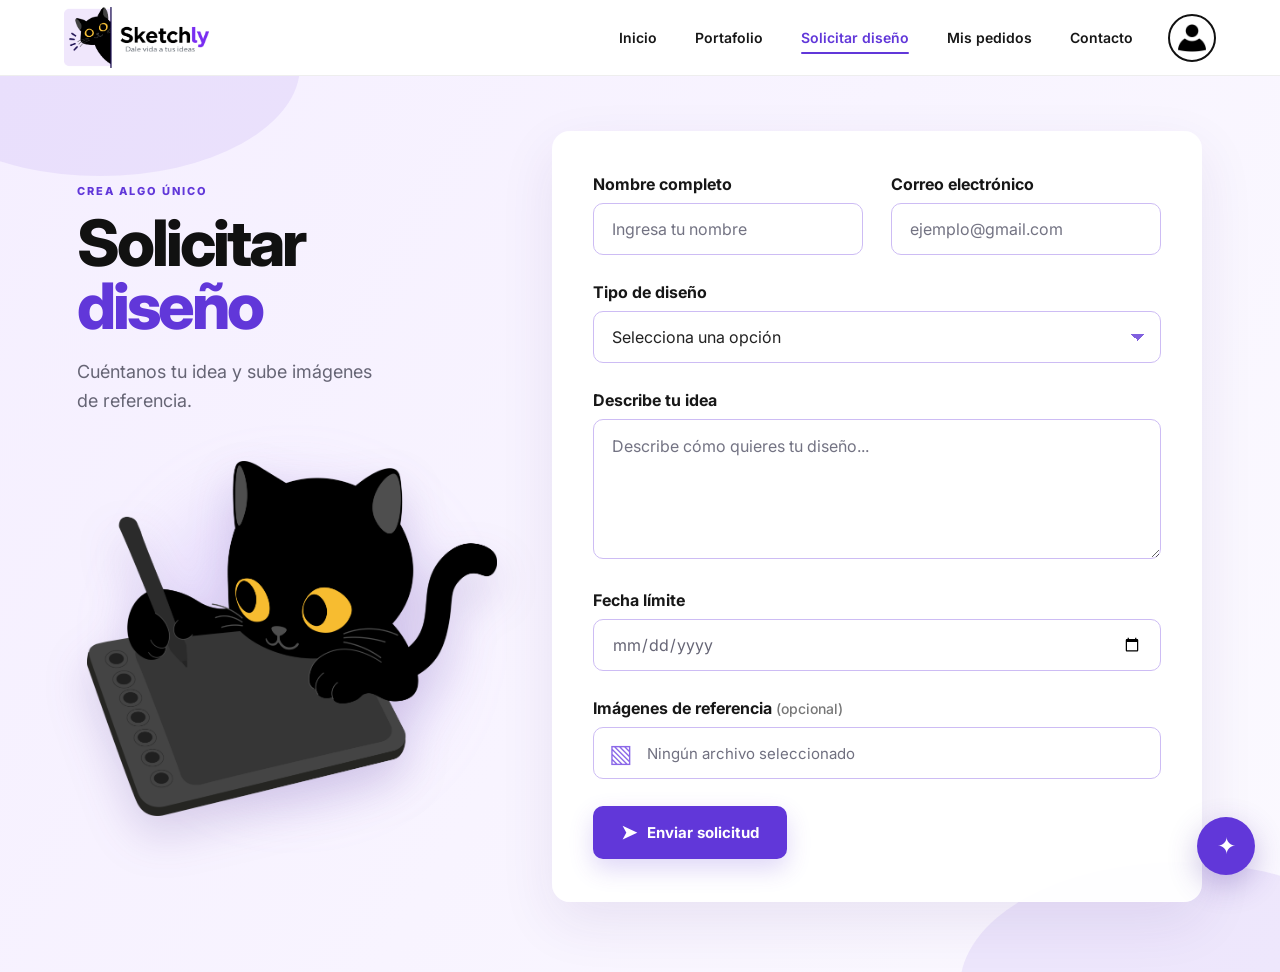
<file: solicitud.html>
<!DOCTYPE html>
<html lang="es">

<head>

    <meta charset="UTF-8">
    <meta name="viewport" content="width=device-width, initial-scale=1.0">

    <title>Solicitar diseño | Sketchly</title>

    <!-- CSS GENERAL DEL SITIO -->
    <link rel="stylesheet" href="css/style.css">

    <!-- CSS EXCLUSIVO DE SOLICITUD -->
    <link rel="stylesheet" href="css/solicitud.css">

    <!-- FUENTE -->
    <link rel="preconnect" href="https://fonts.googleapis.com">
    <link rel="preconnect" href="https://fonts.gstatic.com" crossorigin>

    <link
        href="https://fonts.googleapis.com/css2?family=Inter:wght@400;500;600;700;800&display=swap"
        rel="stylesheet"
    >

</head>


<body>


<!-- =====================================================
     HEADER
===================================================== -->

<header class="header">

    <a href="index.html" class="brand">

        <img
            src="img/logo.png"
            alt="Sketchly"
            class="main-logo"
        >

    </a>


    <nav class="nav">

        <a href="index.html">
            Inicio
        </a>

        <a href="portafolio.html">
            Portafolio
        </a>

        <a href="solicitud.html" class="active">
            Solicitar diseño
        </a>

        <a href="mis-pedidos.html">
            Mis pedidos
        </a>

        <a href="contacto.html">
            Contacto
        </a>

    </nav>


    <!-- LOGIN -->

    <a
        href="login.html"
        class="user-button"
        title="Iniciar sesión"
    >

        <img
            src="img/login.png"
            alt="Iniciar sesión"
        >

    </a>

</header>



<!-- =====================================================
     SOLICITAR DISEÑO
===================================================== -->

<main>

<section class="request-section">


    <!-- DECORACIONES -->

    <div class="request-bg bg-left"></div>

    <div class="request-bg bg-right"></div>



    <!-- =================================================
         COLUMNA IZQUIERDA
    ================================================== -->

    <div class="request-intro">

        <span class="request-label">
            CREA ALGO ÚNICO
        </span>


        <h1>
            Solicitar
            <span>diseño</span>
        </h1>


        <p class="request-description">
            Cuéntanos tu idea y sube imágenes
            <br>
            de referencia.
        </p>



        <!-- GATO -->

        <div class="request-cat">

            <div class="request-cat-glow"></div>

            <img
                src="img/gato.png"
                alt="Mascota de Sketchly"
            >

        </div>

    </div>



    <!-- =================================================
         FORMULARIO
    ================================================== -->

    <div class="request-card">

        <form id="designForm">


            <!-- FILA 1 -->

            <div class="form-row">


                <div class="form-group">

                    <label for="nombre">
                        Nombre completo
                    </label>

                    <input
                        type="text"
                        id="nombre"
                        name="nombre"
                        placeholder="Ingresa tu nombre"
                        required
                    >

                </div>



                <div class="form-group">

                    <label for="correo">
                        Correo electrónico
                    </label>

                    <input
                        type="email"
                        id="correo"
                        name="correo"
                        placeholder="ejemplo@gmail.com"
                        required
                    >

                </div>


            </div>



            <!-- TIPO DE DISEÑO -->

            <div class="form-group">

                <label for="tipo">
                    Tipo de diseño
                </label>

                <select
                    id="tipo"
                    name="tipo"
                    required
                >

                    <option value="" selected disabled>
                        Selecciona una opción
                    </option>

                    <option value="personajes">
                        Personajes
                    </option>

                    <option value="escenarios">
                        Escenarios
                    </option>

                    <option value="logotipos">
                        Logotipos
                    </option>

                    <option value="pixel-art">
                        Pixel Art
                    </option>

                    <option value="ilustracion">
                        Ilustración
                    </option>

                </select>

            </div>



            <!-- DESCRIPCIÓN -->

            <div class="form-group">

                <label for="descripcion">
                    Describe tu idea
                </label>

                <textarea
                    id="descripcion"
                    name="descripcion"
                    placeholder="Describe cómo quieres tu diseño..."
                    required
                ></textarea>

            </div>



            <!-- FECHA -->

            <div class="form-group">

                <label for="fecha">
                    Fecha límite
                </label>

                <input
                    type="date"
                    id="fecha"
                    name="fecha"
                    required
                >

            </div>



            <!-- IMAGEN -->

            <div class="form-group">

                <label for="referencias">
                    Imágenes de referencia
                    <span>(opcional)</span>
                </label>


                <div class="file-input">

                    <span class="file-icon">
                        ▧
                    </span>

                    <span
                        class="file-text"
                        id="fileText"
                    >
                        Ningún archivo seleccionado
                    </span>

                    <input
                        type="file"
                        id="referencias"
                        name="referencias"
                        accept="image/*"
                    >

                </div>

            </div>



            <!-- MENSAJE DE ESTADO -->

            <p
                id="solicitudMensaje"
                role="status"
                aria-live="polite"
            ></p>



            <!-- BOTÓN -->

            <button
                type="submit"
                class="submit-button"
            >

                <span>➤</span>

                Enviar solicitud

            </button>


        </form>

    </div>

</section>

</main>



<!-- =====================================================
     CHATBOT
===================================================== -->

<div class="chatbot">


    <button
        class="chatbot-button"
        id="chatbotButton"
        type="button"
        aria-label="Abrir asistente"
    >

        <span>✦</span>

    </button>



    <div
        class="chatbot-window"
        id="chatbotWindow"
    >


        <div class="chatbot-header">

            <div>

                <strong>
                    Sketchly
                </strong>

                <small>
                    Asistente virtual
                </small>

            </div>


            <button
                id="closeChat"
                type="button"
            >
                ×
            </button>

        </div>



        <div
            class="chatbot-messages"
            id="chatMessages"
        >

            <div class="bot-message">

                ¡Hola! 👋
                <br><br>

                Soy el asistente de Sketchly.
                ¿Qué necesitas?

            </div>

        </div>



        <div class="chatbot-options">

            <button
                type="button"
                onclick="botReply('portafolio')"
            >
                🎨 Ver estilos
            </button>


            <button
                type="button"
                onclick="botReply('solicitud')"
            >
                ✎ Solicitar diseño
            </button>


            <button
                type="button"
                onclick="botReply('contacto')"
            >
                💬 Contactar artista
            </button>

        </div>


    </div>

</div>



<!-- =====================================================
     JAVASCRIPT CON SUPABASE
===================================================== -->

<script type="module">

import { supabase } from './js/supabase.js';


/* =====================================================
   ELEMENTOS DEL FORMULARIO
===================================================== */

const form = document.getElementById('designForm');

const nombreInput = document.getElementById('nombre');

const correoInput = document.getElementById('correo');

const tipoInput = document.getElementById('tipo');

const descripcionInput = document.getElementById('descripcion');

const fechaInput = document.getElementById('fecha');

const fileInput = document.getElementById('referencias');

const fileText = document.getElementById('fileText');

const mensaje = document.getElementById('solicitudMensaje');

const botonEnviar = form.querySelector('button[type="submit"]');


/* =====================================================
   CONFIGURACIÓN DE ARCHIVOS
===================================================== */

const TAMANO_MAXIMO = 10 * 1024 * 1024;

const TIPOS_PERMITIDOS = [
    'image/jpeg',
    'image/png',
    'image/webp'
];

const BUCKET_REFERENCIAS = 'sketchly-files';


/* =====================================================
   MOSTRAR MENSAJES
===================================================== */

function mostrarMensaje(texto, tipo = 'info') {

    mensaje.textContent = texto;

    mensaje.dataset.tipo = tipo;

}


/* =====================================================
   FECHA MÍNIMA
===================================================== */

const fechaActual = new Date();

const anio = fechaActual.getFullYear();

const mes = String(
    fechaActual.getMonth() + 1
).padStart(2, '0');

const dia = String(
    fechaActual.getDate()
).padStart(2, '0');

fechaInput.min = `${anio}-${mes}-${dia}`;


/* =====================================================
   COMPROBAR SESIÓN Y RELLENAR DATOS
===================================================== */

async function comprobarSesion() {

    try {

        const { data, error } = await supabase.auth.getUser();

        if (error) {
            throw error;
        }

        const usuario = data.user;

        if (!usuario) {

            window.location.href =
                'login.html?next=solicitud.html';

            return null;

        }

        nombreInput.value =
            usuario.user_metadata?.full_name ||
            usuario.user_metadata?.name ||
            '';

        correoInput.value =
            usuario.email || '';

        nombreInput.readOnly = true;

        correoInput.readOnly = true;

        return usuario;

    } catch (error) {

        console.error(
            'Error al comprobar la sesión:',
            error
        );

        mostrarMensaje(
            'No se pudo comprobar tu sesión. Recarga la página o vuelve a iniciar sesión.',
            'error'
        );

        return null;

    }

}


/* =====================================================
   ACTUALIZAR NOMBRE DEL ARCHIVO
===================================================== */

fileInput.addEventListener('change', function () {

    const archivo = fileInput.files[0];

    if (!archivo) {

        fileText.textContent =
            'Ningún archivo seleccionado';

        mostrarMensaje('');

        return;

    }

    fileText.textContent = archivo.name;

    const errorArchivo = validarImagen(archivo);

    if (errorArchivo) {

        mostrarMensaje(errorArchivo, 'error');

        return;

    }

    mostrarMensaje(
        'Imagen seleccionada correctamente.',
        'success'
    );

});


/* =====================================================
   VALIDAR IMAGEN
===================================================== */

function validarImagen(archivo) {

    if (!archivo) {
        return null;
    }

    if (!TIPOS_PERMITIDOS.includes(archivo.type)) {

        return 'Formato no permitido. Selecciona una imagen JPG, PNG o WEBP.';

    }

    if (archivo.size > TAMANO_MAXIMO) {

        return 'La imagen no debe superar los 10 MB.';

    }

    return null;

}


/* =====================================================
   SUBIR IMAGEN DE REFERENCIA
===================================================== */

async function subirImagen(archivo, usuarioId) {

    if (!archivo) {
        return null;
    }

    const errorArchivo = validarImagen(archivo);

    if (errorArchivo) {
        throw new Error(errorArchivo);
    }

    const extensionPorTipo = {
        'image/jpeg': 'jpg',
        'image/png': 'png',
        'image/webp': 'webp'
    };

    const extension = extensionPorTipo[archivo.type];

    const rutaArchivo =
        `${usuarioId}/${crypto.randomUUID()}.${extension}`;

    const { error } = await supabase.storage
        .from(BUCKET_REFERENCIAS)
        .upload(rutaArchivo, archivo, {
            contentType: archivo.type,
            upsert: false
        });

    if (error) {
        throw error;
    }

    return rutaArchivo;

}


/* =====================================================
   ENVIAR SOLICITUD
===================================================== */

form.addEventListener('submit', async function (event) {

    event.preventDefault();

    mostrarMensaje('');

    const nombre = nombreInput.value.trim();

    const correo = correoInput.value.trim();

    const tipo = tipoInput.value;

    const descripcion = descripcionInput.value.trim();

    const fecha = fechaInput.value;

    const archivo = fileInput.files[0] || null;


    /* VALIDAR CAMPOS */

    if (
        !nombre ||
        !correo ||
        !tipo ||
        !descripcion ||
        !fecha
    ) {

        mostrarMensaje(
            'Completa todos los campos obligatorios.',
            'error'
        );

        return;

    }


    /* VALIDAR FECHA */

    if (fecha < fechaInput.min) {

        mostrarMensaje(
            'La fecha límite no puede ser anterior a hoy.',
            'error'
        );

        return;

    }


    /* VALIDAR IMAGEN */

    if (archivo) {

        const errorArchivo = validarImagen(archivo);

        if (errorArchivo) {

            mostrarMensaje(
                errorArchivo,
                'error'
            );

            return;

        }

    }


    botonEnviar.disabled = true;

    botonEnviar.textContent = 'Enviando solicitud...';


    let rutaSubida = null;

    let solicitudCreada = false;

    try {

        /* COMPROBAR SESIÓN */

        const { data: usuarioData, error: usuarioError } =
            await supabase.auth.getUser();

        if (usuarioError) {
            throw usuarioError;
        }

        const usuario = usuarioData.user;

        if (!usuario) {

            window.location.href =
                'login.html?next=solicitud.html';

            return;

        }


        /* SUBIR IMAGEN SI EXISTE */

        if (archivo) {

            mostrarMensaje(
                'Subiendo imagen de referencia...',
                'info'
            );

            rutaSubida = await subirImagen(
                archivo,
                usuario.id
            );

        }


        /* REGISTRAR SOLICITUD EN SUPABASE */

        mostrarMensaje(
            'Registrando tu solicitud...',
            'info'
        );

        const datosSolicitud = {
            user_id: usuario.id,
            title: tipo,
            description: descripcion,
            customer_name: nombre,
            customer_email: correo,
            design_type: tipo,
            due_date: fecha,
            reference_path: rutaSubida,
            status: 'pending'
        };

        const { data, error } = await supabase
            .from('orders')
            .insert(datosSolicitud)
            .select()
            .single();

        if (error) {
            throw error;
        }

        solicitudCreada = true;


        /* CONFIRMAR ENVÍO */

        mostrarMensaje(
            '¡Solicitud enviada correctamente! ✦',
            'success'
        );

        form.reset();

        fileText.textContent =
            'Ningún archivo seleccionado';

        nombreInput.value = nombre;

        correoInput.value = correo;

    } catch (error) {

        console.error(
            'Error al enviar la solicitud:',
            error
        );


        /*
         * Si la imagen se subió pero la solicitud falló,
         * intentamos eliminar el archivo para evitar
         * dejar referencias sin una solicitud asociada.
         */

        if (rutaSubida && !solicitudCreada) {

            const { error: errorEliminacion } =
                await supabase.storage
                    .from(BUCKET_REFERENCIAS)
                    .remove([rutaSubida]);

            if (errorEliminacion) {

                console.error(
                    'No se pudo eliminar la imagen subida:',
                    errorEliminacion
                );

            }

        }


        if (
            error.message &&
            error.message.toLowerCase().includes('row-level security')
        ) {

            mostrarMensaje(
                'Supabase bloqueó el registro. Revisa las políticas RLS de la tabla orders y del bucket sketchly-files.',
                'error'
            );

        } else {

            mostrarMensaje(
                'No se pudo enviar la solicitud. Verifica tu conexión y la configuración de Supabase.',
                'error'
            );

        }

    } finally {

        botonEnviar.disabled = false;

        botonEnviar.innerHTML =
            '<span>➤</span> Enviar solicitud';

    }

});


/* =====================================================
   INICIAR PÁGINA
===================================================== */

document.addEventListener('DOMContentLoaded', function () {

    comprobarSesion();

});


/* =====================================================
   CHATBOT
===================================================== */

const chatbotButton =
    document.getElementById('chatbotButton');

const chatbotWindow =
    document.getElementById('chatbotWindow');

const closeChat =
    document.getElementById('closeChat');


chatbotButton.addEventListener('click', function () {

    chatbotWindow.classList.toggle('show');

});


closeChat.addEventListener('click', function () {

    chatbotWindow.classList.remove('show');

});


/* =====================================================
   RESPUESTAS DEL CHATBOT
   Se usa window.botReply porque este script es un módulo
   y los botones HTML utilizan onclick.
===================================================== */

window.botReply = function (type) {

    const messages =
        document.getElementById('chatMessages');

    let userText = '';

    let botText = '';


    if (type === 'portafolio') {

        userText =
            'Quiero ver los estilos.';

        botText =
            'Puedes explorar nuestros estilos en <a href="portafolio.html">Portafolio →</a>';

    }


    if (type === 'solicitud') {

        userText =
            'Quiero solicitar un diseño.';

        botText =
            '¡Perfecto! Ya estás en la sección para solicitar tu diseño. Completa el formulario y cuéntanos tu idea.';

    }


    if (type === 'contacto') {

        userText =
            'Quiero contactar al artista.';

        botText =
            'Puedes comunicarte con el artista desde <a href="contacto.html">Contacto →</a>';

    }


    const userMessage =
        document.createElement('div');

    userMessage.className = 'user-message';

    userMessage.textContent = userText;


    const botMessage =
        document.createElement('div');

    botMessage.className =
        'bot-message chatbot-answer';

    botMessage.innerHTML = botText;


    messages.appendChild(userMessage);

    messages.appendChild(botMessage);


    messages.scrollTop =
        messages.scrollHeight;

};

</script>


</body>

</html>
</file>
<file: css/style.css>
/* =====================================================
   SKETCHLY
   ESTILO GENERAL
===================================================== */

* {
    margin: 0;
    padding: 0;
    box-sizing: border-box;
}

html {
    scroll-behavior: smooth;
}

body {
    font-family: 'Inter', sans-serif;
    color: #111111;
    background: #ffffff;
}

a {
    text-decoration: none;
    color: inherit;
}


/* =====================================================
   VARIABLES
===================================================== */

:root {
    --purple: #6137d9;
    --purple-dark: #4f29bd;

    /* Morado suave para el CTA */
    --soft-purple: #7563b8;

    --light-purple: #f4efff;
    --very-light-purple: #faf8ff;

    --text-gray: #666575;
    --border: #e9e4f4;
}


/* =====================================================
   HEADER
===================================================== */

.header {
    height: 76px;
    padding: 0 5%;

    display: flex;
    align-items: center;
    justify-content: space-between;

    background: rgba(255, 255, 255, 0.96);

    border-bottom: 1px solid #eee;

    position: relative;
    z-index: 20;
}


/* LOGO */

.brand {
    display: flex;
    align-items: center;
}

.main-logo {
    width: 145px;
    height: auto;
    display: block;
}


/* =====================================================
   NAV
===================================================== */

.nav {
    display: flex;
    align-items: center;

    gap: 38px;

    margin-left: auto;
    margin-right: 35px;
}

.nav a {
    font-size: 14px;
    font-weight: 600;

    color: #171717;

    position: relative;

    transition: 0.25s ease;
}

.nav a:hover {
    color: var(--purple);
}

.nav a.active {
    color: var(--purple);
}

.nav a.active::after {
    content: "";

    position: absolute;

    width: 100%;
    height: 2px;

    background: var(--purple);

    left: 0;
    bottom: -8px;

    border-radius: 10px;
}


/* =====================================================
   LOGIN
===================================================== */

.user-button {
    width: 48px;
    height: 48px;

    border: 2px solid #111;

    border-radius: 50%;

    display: flex;

    align-items: center;
    justify-content: center;

    background: white;

    transition: 0.25s ease;

    overflow: hidden;
}

.user-button img {
    width: 28px;
    height: 28px;

    object-fit: contain;
}

.user-button:hover {
    transform: scale(1.08);

    border-color: var(--purple);
}


/* =====================================================
   HERO
===================================================== */

.hero {
    min-height: 435px;

    position: relative;

    overflow: hidden;

    background:
        linear-gradient(
            120deg,
            #f5efff,
            #fbf9ff
        );
}


/* DECORACIONES */

.hero-background {
    position: absolute;

    border-radius: 50%;

    background: rgba(178, 151, 239, 0.18);
}

.bg-one {
    width: 330px;
    height: 180px;

    left: -90px;
    top: -100px;
}

.bg-two {
    width: 400px;
    height: 220px;

    right: -100px;
    bottom: -130px;
}


/* CONTENIDO */

.hero-content {
    max-width: 1150px;

    margin: auto;

    min-height: 435px;

    display: flex;

    align-items: center;

    justify-content: space-between;

    padding: 50px 40px;

    position: relative;

    z-index: 2;
}


/* TEXTO */

.hero-text {
    max-width: 560px;
}

.hero-label {
    display: inline-block;

    margin-bottom: 12px;

    font-size: 11px;

    font-weight: 800;

    letter-spacing: 2px;

    color: var(--purple);
}

.hero h1 {
    font-size: clamp(42px, 5vw, 64px);

    line-height: 0.98;

    letter-spacing: -3px;

    font-weight: 800;
}

.hero h1 span {
    color: var(--purple);
}

.hero p {
    margin-top: 22px;

    color: var(--text-gray);

    font-size: 17px;

    line-height: 1.6;
}


/* =====================================================
   BOTONES
===================================================== */

.hero-buttons {
    display: flex;

    gap: 14px;

    margin-top: 28px;
}

.btn {
    display: inline-flex;

    align-items: center;
    justify-content: center;

    padding: 13px 22px;

    border-radius: 9px;

    font-size: 14px;

    font-weight: 700;

    transition: 0.25s ease;
}

.btn-primary {
    color: white;

    background: var(--purple);

    box-shadow:
        0 10px 25px rgba(97, 55, 217, 0.22);
}

.btn-primary:hover {
    background: var(--purple-dark);

    transform: translateY(-2px);
}

.btn-secondary {
    color: var(--purple);

    border: 1px solid var(--purple);

    background: rgba(255, 255, 255, 0.5);
}

.btn-secondary:hover {
    background: white;

    transform: translateY(-2px);
}


/* =====================================================
   GATO
===================================================== */

.hero-cat {
    width: 500px;

    position: relative;

    display: flex;

    align-items: center;
    justify-content: center;

    animation: catFloat 4s ease-in-out infinite;
}

.hero-cat img {
    width: 470px;

    max-width: 100%;

    position: relative;

    z-index: 2;

    filter:
        drop-shadow(
            0 20px 20px rgba(76, 43, 140, 0.18)
        );
}


/* GLOW */

.cat-glow {
    width: 330px;
    height: 330px;

    border-radius: 50%;

    background: rgba(174, 145, 238, 0.22);

    filter: blur(30px);

    position: absolute;
}


/* ANIMACIÓN DEL GATO */

@keyframes catFloat {

    0%,
    100% {
        transform:
            translateY(0)
            rotate(0deg);
    }

    50% {
        transform:
            translateY(-12px)
            rotate(1deg);
    }
}


/* =====================================================
   SERVICES
===================================================== */

.services {
    max-width: 1150px;

    margin: auto;

    padding: 85px 40px;
}

.section-title span,
.styles-header span,
.cta span {
    font-size: 11px;

    font-weight: 800;

    letter-spacing: 2px;

    color: var(--purple);
}

.section-title h2 {
    font-size: 38px;

    line-height: 1.1;

    margin-top: 10px;

    letter-spacing: -1.5px;
}

.section-title h2 strong {
    color: var(--purple);
}


/* GRID */

.service-grid {
    display: grid;

    grid-template-columns:
        repeat(3, 1fr);

    gap: 20px;

    margin-top: 42px;
}

.service-card {
    padding: 30px;

    border: 1px solid var(--border);

    border-radius: 16px;

    background: white;

    transition: 0.3s ease;
}

.service-card:hover {
    transform: translateY(-7px);

    border-color: #d8ccef;

    box-shadow:
        0 15px 35px rgba(40, 20, 80, 0.08);
}

.service-icon {
    width: 42px;
    height: 42px;

    display: flex;

    align-items: center;
    justify-content: center;

    border-radius: 10px;

    color: var(--purple);

    background: var(--light-purple);

    font-size: 20px;
}

.service-card h3 {
    margin-top: 22px;

    font-size: 19px;
}

.service-card p {
    margin-top: 10px;

    color: var(--text-gray);

    font-size: 14px;

    line-height: 1.6;
}

.card-link {
    display: inline-block;

    margin-top: 22px;

    color: var(--purple);

    font-size: 13px;

    font-weight: 700;
}


/* =====================================================
   ESTILOS / PORTAFOLIO
===================================================== */

.styles-section {
    background: var(--very-light-purple);

    padding: 85px 5%;
}

.styles-header {
    max-width: 1150px;

    margin: auto;

    display: flex;

    align-items: end;

    justify-content: space-between;
}

.styles-header h2 {
    font-size: 38px;

    margin-top: 10px;

    letter-spacing: -1.5px;
}

.styles-header h2 strong {
    color: var(--purple);
}

.outline-link {
    color: var(--purple);

    font-size: 14px;

    font-weight: 700;
}


/* GRID DE ESTILOS */

.style-grid {
    max-width: 1150px;

    margin: 40px auto 0;

    display: grid;

    grid-template-columns:
        repeat(4, 1fr);

    gap: 16px;
}

.style-card {
    min-height: 270px;

    position: relative;

    padding: 25px;

    background: white;

    border: 1px solid var(--border);

    border-radius: 16px;

    overflow: hidden;

    transition: 0.3s ease;
}

.style-card:hover {
    transform: translateY(-8px);

    box-shadow:
        0 18px 40px rgba(40, 20, 80, 0.08);

    border-color: #d7c8f1;
}

.style-number {
    font-size: 12px;

    font-weight: 800;

    color: #aaa4b8;
}

.style-icon {
    margin-top: 45px;

    width: 52px;
    height: 52px;

    display: flex;

    align-items: center;
    justify-content: center;

    border-radius: 13px;

    background: var(--light-purple);

    color: var(--purple);

    font-size: 22px;
}

.style-content {
    margin-top: 20px;
}

.style-content h3 {
    font-size: 20px;
}

.style-content p {
    margin-top: 8px;

    color: var(--text-gray);

    font-size: 13px;

    line-height: 1.5;
}

.style-arrow {
    position: absolute;

    right: 22px;
    bottom: 20px;

    font-size: 20px;

    color: var(--purple);

    transition: 0.25s ease;
}

.style-card:hover .style-arrow {
    transform: translateX(5px);
}


/* =====================================================
   CTA FINAL
===================================================== */

.cta {
    max-width: 1150px;

    margin: 85px auto;

    padding: 55px 65px;

    border-radius: 24px;

    display: flex;

    align-items: center;

    justify-content: space-between;

    gap: 30px;

    /* MORADO MÁS SUAVE */
    background:
        linear-gradient(
            120deg,
            #7563b8,
            #8878c5
        );

    box-shadow:
        0 20px 50px rgba(95, 75, 150, 0.15);
}

.cta span {
    color: #eeeaff;
}

.cta h2 {
    margin-top: 8px;

    color: white;

    font-size: 36px;

    letter-spacing: -1px;
}

.cta p {
    margin-top: 10px;

    color: #eeeaf7;

    font-size: 15px;
}

.btn-white {
    background: white;

    color: #5e4b9e;

    white-space: nowrap;
}

.btn-white:hover {
    transform: translateY(-3px);

    box-shadow:
        0 10px 25px rgba(0, 0, 0, 0.12);
}


/* =====================================================
   FOOTER
   NEGRO CON LETRAS BLANCAS
===================================================== */

footer {
    padding: 55px 5% 30px;

    background: #111111;

    color: white;

    border-top: none;

    display: grid;

    grid-template-columns:
        1fr 1fr 1fr;

    align-items: center;

    gap: 30px;
}


/* LOGO DEL FOOTER */

.footer-brand img {
    width: 130px;

    /*
       Si tu logo tiene fondo blanco,
       se puede ver diferente aquí.
       No lo estamos modificando.
    */
}

.footer-brand p {
    color: #bdbdbd;

    font-size: 13px;

    margin-top: 8px;
}


/* LINKS */

.footer-links {
    display: flex;

    justify-content: center;

    gap: 25px;
}

.footer-links a {
    font-size: 13px;

    font-weight: 600;

    color: white;

    transition: 0.2s ease;
}

.footer-links a:hover {
    color: #b9a9e9;
}


/* COPYRIGHT */

.copyright {
    text-align: right;

    color: #999999;

    font-size: 12px;
}


/* =====================================================
   CHATBOT
===================================================== */

.chatbot {
    position: fixed;

    right: 25px;
    bottom: 25px;

    z-index: 9999;
}


/* BOTÓN REDONDO */

.chatbot-button {
    width: 58px;
    height: 58px;

    border: none;

    border-radius: 50%;

    background: var(--purple);

    color: white;

    font-size: 23px;

    cursor: pointer;

    display: flex;

    align-items: center;
    justify-content: center;

    box-shadow:
        0 10px 30px rgba(80, 50, 160, 0.30);

    transition:
        transform 0.25s ease,
        background 0.25s ease;
}

.chatbot-button:hover {
    transform: scale(1.08);

    background: var(--purple-dark);
}


/* ICONO */

.chatbot-button span {
    display: block;

    line-height: 1;

    pointer-events: none;
}


/* =====================================================
   VENTANA DEL CHAT
===================================================== */

.chatbot-window {
    width: 320px;

    position: absolute;

    right: 0;

    bottom: 72px;

    background: white;

    border: 1px solid #e7e1f2;

    border-radius: 18px;

    overflow: hidden;

    box-shadow:
        0 20px 50px rgba(30, 20, 60, 0.18);

    display: none;
}


/* CLASE QUE ABRE EL CHAT */

.chatbot-window.show {
    display: block;

    animation:
        chatOpen 0.25s ease;
}


/* ANIMACIÓN */

@keyframes chatOpen {

    from {
        opacity: 0;

        transform:
            translateY(12px)
            scale(0.97);
    }

    to {
        opacity: 1;

        transform:
            translateY(0)
            scale(1);
    }
}


/* =====================================================
   HEADER DEL CHAT
===================================================== */

.chatbot-header {
    padding: 16px 18px;

    display: flex;

    align-items: center;

    justify-content: space-between;

    background: #f6f2ff;
}

.chatbot-header strong {
    display: block;

    font-size: 15px;
}

.chatbot-header small {
    color: #777777;

    font-size: 11px;
}

.chatbot-header button {
    border: none;

    background: none;

    color: #333333;

    font-size: 24px;

    line-height: 1;

    cursor: pointer;

    padding: 2px 5px;
}


/* =====================================================
   MENSAJES
===================================================== */

.chatbot-messages {
    padding: 18px;

    min-height: 125px;

    max-height: 220px;

    overflow-y: auto;
}

.bot-message {
    max-width: 90%;

    padding: 12px 14px;

    border-radius: 12px;

    background: #f3effb;

    color: #393342;

    font-size: 13px;

    line-height: 1.5;
}


/* RESPUESTAS */

.chatbot-answer {
    margin-top: 10px;
}

.chatbot-answer a {
    color: var(--purple);

    font-weight: 700;
}


/* =====================================================
   OPCIONES
===================================================== */

.chatbot-options {
    padding: 12px;

    border-top: 1px solid #eeeeee;

    display: flex;

    flex-direction: column;

    gap: 7px;
}

.chatbot-options button {
    padding: 10px;

    border: 1px solid #e4dff0;

    border-radius: 9px;

    background: white;

    color: #4e3a91;

    font-family: inherit;

    font-size: 12px;

    font-weight: 600;

    cursor: pointer;

    text-align: left;

    transition: 0.2s ease;
}

.chatbot-options button:hover {
    background: #f5f1ff;

    border-color: #cfc1ea;
}


/* =====================================================
   RESPONSIVE
===================================================== */

@media (max-width: 900px) {

    .nav {
        gap: 16px;
    }

    .hero-content {
        flex-direction: column;

        text-align: center;
    }

    .hero-buttons {
        justify-content: center;
    }

    .hero-cat {
        width: 380px;
    }

    .service-grid {
        grid-template-columns: 1fr;
    }

    .style-grid {
        grid-template-columns:
            repeat(2, 1fr);
    }

    footer {
        grid-template-columns: 1fr;

        text-align: center;
    }

    .footer-links {
        justify-content: center;
    }

    .copyright {
        text-align: center;
    }
}


@media (max-width: 650px) {

    .header {
        height: auto;

        min-height: 70px;

        padding: 12px 20px;

        flex-wrap: wrap;

        gap: 15px;
    }

    .nav {
        order: 3;

        width: 100%;

        overflow-x: auto;

        justify-content: flex-start;

        padding-bottom: 5px;
    }

    .nav a {
        white-space: nowrap;
    }

    .hero-content {
        padding: 50px 20px;
    }

    .hero h1 {
        font-size: 42px;
    }

    .hero-cat {
        width: 320px;
    }

    .hero-buttons {
        flex-direction: column;
    }

    .styles-header {
        align-items: flex-start;

        flex-direction: column;

        gap: 20px;
    }

    .style-grid {
        grid-template-columns: 1fr;
    }

    .cta {
        margin: 60px 20px;

        padding: 40px 30px;

        flex-direction: column;

        align-items: flex-start;
    }

    .chatbot-window {
        width:
            calc(100vw - 40px);

        right: -5px;
    }
}
</file>
<file: css/contacto.css>
/* =====================================================
   SKETCHLY
   CONTACTO
===================================================== */


/* =====================================================
   SECCIÓN PRINCIPAL
===================================================== */

.contact-section {

    min-height: calc(100vh - 76px);

    position: relative;

    overflow: hidden;

    display: grid;

    grid-template-columns:
        minmax(550px, 0.95fr)
        minmax(450px, 0.75fr);

    align-items: center;

    gap: 35px;

    padding:
        55px 7% 65px;

    background:
        linear-gradient(
            120deg,
            #f5efff,
            #fbf9ff
        );

}



/* =====================================================
   DECORACIONES DE FONDO
===================================================== */

.contact-bg {

    position: absolute;

    border-radius: 50%;

    background:
        rgba(178, 151, 239, 0.18);

    pointer-events: none;

}


.contact-bg-left {

    width: 430px;

    height: 230px;

    left: -120px;

    top: -120px;

}


.contact-bg-right {

    width: 450px;

    height: 270px;

    right: -130px;

    bottom: -150px;

}



/* =====================================================
   CONTENIDO
===================================================== */

.contact-content {

    position: relative;

    z-index: 3;

    max-width: 650px;

}



/* =====================================================
   ETIQUETA
===================================================== */

.contact-label {

    display: inline-block;

    margin-bottom: 16px;

    color: #6137d9;

    font-size: 11px;

    font-weight: 800;

    letter-spacing: 2px;

}



/* =====================================================
   TÍTULO
===================================================== */

.contact-content h1 {

    margin: 0;

    font-size:
        clamp(46px, 5vw, 67px);

    line-height: 1.02;

    letter-spacing: -3px;

    font-weight: 800;

    color: #101010;

}


.contact-content h1 span {

    color: #6137d9;

}



/* =====================================================
   TEXTO PRINCIPAL
===================================================== */

.contact-main-text {

    max-width: 610px;

    margin-top: 25px;

    color: #666575;

    font-size: 19px;

    line-height: 1.55;

    font-weight: 500;

}



/* =====================================================
   DESCRIPCIÓN
===================================================== */

.contact-description {

    max-width: 590px;

    margin-top: 15px;

    color: #777587;

    font-size: 15px;

    line-height: 1.7;

}



/* =====================================================
   INFORMACIÓN
===================================================== */

.contact-info-grid {

    display: grid;

    grid-template-columns:
        repeat(3, 1fr);

    gap: 12px;

    margin-top: 28px;

    max-width: 650px;

}



/* =====================================================
   TARJETAS DE INFORMACIÓN
===================================================== */

.contact-info-card {

    min-height: 82px;

    display: flex;

    align-items: center;

    gap: 12px;

    padding:
        13px 14px;

    background:
        rgba(255,255,255,0.78);

    border:
        1px solid #d9c9fa;

    border-radius: 13px;

    box-shadow:
        0 8px 25px
        rgba(80,50,140,0.04);

    transition:
        transform 0.25s ease,
        box-shadow 0.25s ease;

}


.contact-info-card:hover {

    transform:
        translateY(-3px);

    box-shadow:
        0 12px 28px
        rgba(80,50,140,0.10);

}



/* =====================================================
   ICONOS INFO
===================================================== */

.info-icon {

    width: 38px;

    height: 38px;

    flex-shrink: 0;

    display: flex;

    align-items: center;

    justify-content: center;

    border-radius: 11px;

    background:
        #eee7ff;

    color:
        #6137d9;

    font-size: 18px;

}


.contact-info-card small {

    display: block;

    margin-bottom: 4px;

    color: #858292;

    font-size: 9px;

    font-weight: 800;

    letter-spacing: 1px;

}


.contact-info-card strong {

    display: block;

    color: #39343f;

    font-size: 12px;

    font-weight: 700;

    line-height: 1.25;

    word-break: break-word;

}



/* =====================================================
   REDES SOCIALES
===================================================== */

.social-section {

    margin-top: 25px;

}


.social-title {

    display: block;

    margin-bottom: 11px;

    color: #777587;

    font-size: 10px;

    font-weight: 800;

    letter-spacing: 1.5px;

}


.social-links {

    display: flex;

    flex-wrap: wrap;

    gap: 9px;

}



/* =====================================================
   BOTONES REDES
===================================================== */

.social-link {

    min-height: 39px;

    display: inline-flex;

    align-items: center;

    gap: 8px;

    padding:
        6px 11px;

    background:
        rgba(255,255,255,0.72);

    border:
        1px solid #d9c9fa;

    border-radius: 10px;

    color: #494451;

    text-decoration: none;

    font-size: 11px;

    font-weight: 600;

    transition:
        transform 0.22s ease,
        background 0.22s ease,
        border-color 0.22s ease;

}


.social-link:hover {

    transform:
        translateY(-2px);

    background:
        #ffffff;

    border-color:
        #bfa8f3;

}


.social-link img {

    width: 21px;

    height: 21px;

    object-fit: contain;

}



/* =====================================================
   ÁREA DEL GATO
===================================================== */

.contact-cat-area {

    position: relative;

    width: 100%;

    min-height: 560px;

    display: flex;

    align-items: center;

    justify-content: center;

}



/* =====================================================
   BRILLO
===================================================== */

.cat-glow {

    position: absolute;

    width: 430px;

    height: 430px;

    border-radius: 50%;

    background:
        rgba(174,145,238,0.20);

    filter:
        blur(45px);

    animation:
        glowPulse 4s ease-in-out infinite;

}



/* =====================================================
   GATO
===================================================== */

.contact-cat {

    position: relative;

    z-index: 2;

    width: 500px;

    display: flex;

    align-items: center;

    justify-content: center;

    animation:
        contactCatFloat 4.5s ease-in-out infinite;

}


.contact-cat img {

    width: 470px;

    max-width: 100%;

    height: auto;

    display: block;

    filter:
        drop-shadow(
            0 22px 25px
            rgba(76,43,140,0.18)
        );

}



/* =====================================================
   ANIMACIÓN DEL GATO
===================================================== */

@keyframes contactCatFloat {

    0%,
    100% {

        transform:
            translateY(0)
            rotate(0deg);

    }

    50% {

        transform:
            translateY(-15px)
            rotate(1deg);

    }

}



/* =====================================================
   ANIMACIÓN DEL BRILLO
===================================================== */

@keyframes glowPulse {

    0%,
    100% {

        opacity: 0.55;

        transform:
            scale(0.95);

    }

    50% {

        opacity: 0.85;

        transform:
            scale(1.05);

    }

}



/* =====================================================
   ESTRELLAS
===================================================== */

.cat-spark {

    position: absolute;

    z-index: 3;

    color: #9775e9;

    font-size: 25px;

    animation:
        sparkFloat 3s ease-in-out infinite;

}


.spark-one {

    top: 18%;

    right: 12%;

}


.spark-two {

    bottom: 23%;

    left: 12%;

    font-size: 20px;

    animation-delay: 0.8s;

}


.spark-three {

    top: 42%;

    right: 2%;

    font-size: 18px;

    animation-delay: 1.4s;

}


@keyframes sparkFloat {

    0%,
    100% {

        transform:
            translateY(0);

        opacity: 0.7;

    }

    50% {

        transform:
            translateY(-8px);

        opacity: 1;

    }

}



/* =====================================================
   CHATBOT
===================================================== */

.chatbot {

    position: fixed;

    right: 25px;

    bottom: 25px;

    z-index: 9999;

}



/* =====================================================
   BOTÓN CHAT
===================================================== */

.chatbot-button {

    width: 58px;

    height: 58px;

    border: none;

    border-radius: 50%;

    background:
        #6137d9;

    color: white;

    font-size: 23px;

    cursor: pointer;

    display: flex;

    align-items: center;

    justify-content: center;

    box-shadow:
        0 10px 30px
        rgba(80,50,160,0.30);

    transition:
        transform 0.25s ease,
        background 0.25s ease;

}


.chatbot-button:hover {

    transform:
        scale(1.08);

    background:
        #4f29bd;

}


.chatbot-button span {

    pointer-events: none;

}



/* =====================================================
   VENTANA CHAT
===================================================== */

.chatbot-window {

    width: 320px;

    position: absolute;

    right: 0;

    bottom: 72px;

    background: white;

    border:
        1px solid #e7e1f2;

    border-radius: 18px;

    overflow: hidden;

    box-shadow:
        0 20px 50px
        rgba(30,20,60,0.18);

    display: none;

}


.chatbot-window.show {

    display: block;

    animation:
        chatOpen 0.25s ease;

}


@keyframes chatOpen {

    from {

        opacity: 0;

        transform:
            translateY(12px)
            scale(0.97);

    }

    to {

        opacity: 1;

        transform:
            translateY(0)
            scale(1);

    }

}



/* =====================================================
   HEADER CHAT
===================================================== */

.chatbot-header {

    padding:
        16px 18px;

    display: flex;

    align-items: center;

    justify-content: space-between;

    background:
        #f6f2ff;

}


.chatbot-header strong {

    display: block;

    font-size: 15px;

}


.chatbot-header small {

    display: block;

    margin-top: 3px;

    color: #777;

    font-size: 11px;

}


.chatbot-header button {

    border: none;

    background: none;

    color: #333;

    font-size: 24px;

    cursor: pointer;

}



/* =====================================================
   MENSAJES
===================================================== */

.chatbot-messages {

    padding: 18px;

    min-height: 125px;

    max-height: 220px;

    overflow-y: auto;

}


.bot-message {

    max-width: 90%;

    padding:
        12px 14px;

    border-radius: 12px;

    background:
        #f3effb;

    color: #393342;

    font-size: 13px;

    line-height: 1.5;

}


.user-message {

    max-width: 90%;

    margin:
        10px 0 0 auto;

    padding:
        10px 13px;

    border-radius: 12px;

    background:
        #6137d9;

    color: white;

    font-size: 13px;

    line-height: 1.5;

}


.chatbot-answer {

    margin-top: 10px;

}


.chatbot-answer a {

    color:
        #6137d9;

    font-weight:
        700;

}



/* =====================================================
   OPCIONES CHAT
===================================================== */

.chatbot-options {

    padding: 12px;

    border-top:
        1px solid #eeeeee;

    display: flex;

    flex-direction: column;

    gap: 7px;

}


.chatbot-options button {

    padding: 10px;

    border:
        1px solid #e4dff0;

    border-radius: 9px;

    background: white;

    color:
        #4e3a91;

    font-family:
        'Inter', sans-serif;

    font-size: 12px;

    font-weight: 600;

    cursor: pointer;

    text-align: left;

    transition:
        0.2s ease;

}


.chatbot-options button:hover {

    background:
        #f5f1ff;

    border-color:
        #cfc1ea;

}



/* =====================================================
   RESPONSIVE
===================================================== */

@media (max-width: 1150px) {

    .contact-section {

        grid-template-columns:
            1fr 0.8fr;

        padding:
            50px 5% 60px;

    }


    .contact-content h1 {

        font-size: 52px;

    }


    .contact-main-text {

        font-size: 17px;

    }


    .contact-info-grid {

        grid-template-columns:
            1fr 1fr;

    }


    .contact-cat {

        width: 420px;

    }


    .contact-cat img {

        width: 400px;

    }

}



@media (max-width: 900px) {

    .contact-section {

        grid-template-columns:
            1fr;

        padding:
            55px 7% 70px;

    }


    .contact-content {

        max-width: 700px;

        margin: auto;

    }


    .contact-content h1 {

        font-size: 54px;

    }


    .contact-cat-area {

        min-height: 400px;

        margin-top: 10px;

    }


    .contact-cat {

        width: 400px;

    }


    .contact-cat img {

        width: 380px;

    }

}



@media (max-width: 600px) {

    .contact-section {

        padding:
            45px 20px 60px;

    }


    .contact-content h1 {

        font-size: 43px;

        letter-spacing: -2px;

    }


    .contact-main-text {

        font-size: 16px;

    }


    .contact-description {

        font-size: 14px;

    }


    .contact-info-grid {

        grid-template-columns:
            1fr;

    }


    .contact-info-card {

        min-height: 70px;

    }


    .social-link span {

        display: none;

    }


    .social-link {

        width: 42px;

        height: 42px;

        justify-content: center;

        padding: 0;

    }


    .social-link img {

        width: 22px;

        height: 22px;

    }


    .contact-cat-area {

        min-height: 330px;

    }


    .contact-cat {

        width: 330px;

    }


    .contact-cat img {

        width: 320px;

    }


    .cat-glow {

        width: 300px;

        height: 300px;

    }


    .chatbot {

        right: 18px;

        bottom: 18px;

    }


    .chatbot-window {

        width:
            calc(100vw - 40px);

        right:
            -5px;

    }

}
</file>
<file: css/login.css>
/* =====================================================
   SKETCHLY
   LOGIN + REGISTRO
===================================================== */


/* =====================================================
   SECCIÓN PRINCIPAL
===================================================== */

.auth-section {

    min-height: calc(100vh - 76px);

    position: relative;

    overflow: hidden;

    display: grid;

    grid-template-columns:
        minmax(430px, 0.85fr)
        minmax(620px, 1.15fr);

    align-items: center;

    gap: 55px;

    padding:
        55px 6%
        65px;

    background:
        linear-gradient(
            120deg,
            #f5efff,
            #fbf9ff
        );

}


/* =====================================================
   DECORACIONES
===================================================== */

.auth-bg {

    position: absolute;

    border-radius: 50%;

    background:
        rgba(178, 151, 239, 0.18);

    pointer-events: none;

}


.auth-bg-left {

    width: 430px;

    height: 240px;

    left: -110px;

    top: -130px;

}


.auth-bg-right {

    width: 460px;

    height: 270px;

    right: -130px;

    bottom: -150px;

}



/* =====================================================
   INTRODUCCIÓN
===================================================== */

.auth-intro {

    position: relative;

    z-index: 2;

    width: 100%;

    max-width: 510px;

    justify-self: center;

}


.auth-intro h1 {

    margin: 0;

    font-size:
        clamp(48px, 5vw, 64px);

    line-height: 1.02;

    letter-spacing: -3px;

    font-weight: 800;

    color: #111111;

}


.auth-intro h1 span {

    color: #6137d9;

}


.auth-intro p {

    margin-top: 20px;

    color: #666575;

    font-size: 18px;

    line-height: 1.7;

}



/* =====================================================
   GATO
===================================================== */

.auth-cat {

    width: 460px;

    height: 460px;

    position: relative;

    margin-top: 5px;

    display: flex;

    align-items: center;

    justify-content: center;

    animation:
        authCatFloat 4.2s ease-in-out infinite;

}


/* GATO */

.auth-cat img {

    width: 420px;

    max-width: 100%;

    position: relative;

    z-index: 2;

    filter:
        drop-shadow(
            0 22px 24px
            rgba(76, 43, 140, 0.18)
        );

}


/* BRILLO */

.auth-cat-glow {

    width: 310px;

    height: 310px;

    position: absolute;

    border-radius: 50%;

    background:
        rgba(174, 145, 238, 0.20);

    filter:
        blur(34px);

}



/* =====================================================
   ANIMACIÓN DEL GATO
===================================================== */

@keyframes authCatFloat {

    0%,
    100% {

        transform:
            translateY(0)
            rotate(0deg);

    }

    50% {

        transform:
            translateY(-16px)
            rotate(1deg);

    }

}



/* =====================================================
   TARJETA
===================================================== */

.auth-card {

    position: relative;

    z-index: 3;

    width: 100%;

    max-width: 700px;

    justify-self: start;

    padding:
        42px 36px;

    background:
        rgba(255,255,255,0.94);

    border-radius: 18px;

    border:
        1px solid
        rgba(255,255,255,0.8);

    box-shadow:
        0 20px 55px
        rgba(65,35,120,0.09);

}



/* =====================================================
   PESTAÑAS
===================================================== */

.auth-tabs {

    width: 100%;

    display: grid;

    grid-template-columns:
        1fr 1fr;

    border-bottom:
        1px solid #e8e2f3;

    margin-bottom: 35px;

}


.auth-tab {

    position: relative;

    border: none;

    background: transparent;

    padding:
        10px 10px
        18px;

    color: #77778b;

    font-family:
        'Inter',
        sans-serif;

    font-size: 17px;

    font-weight: 700;

    cursor: pointer;

    transition:
        color 0.25s ease;

}


.auth-tab:hover {

    color: #6137d9;

}


.auth-tab.active {

    color: #6137d9;

}


.auth-tab.active::after {

    content: "";

    position: absolute;

    left: 0;

    right: 0;

    bottom: -1px;

    height: 3px;

    background:
        #6137d9;

    border-radius:
        3px 3px 0 0;

}



/* =====================================================
   FORMULARIOS
===================================================== */

.auth-form {

    display: none;

}


.auth-form.active-form {

    display: block;

    animation:
        formAppear 0.25s ease;

}


@keyframes formAppear {

    from {

        opacity: 0;

        transform:
            translateY(7px);

    }

    to {

        opacity: 1;

        transform:
            translateY(0);

    }

}



/* =====================================================
   GRUPOS
===================================================== */

.form-group {

    margin-bottom: 24px;

}


.form-group label {

    display: block;

    margin-bottom: 9px;

    color: #171717;

    font-size: 16px;

    font-weight: 700;

}



/* =====================================================
   INPUT WRAPPER
===================================================== */

.input-wrapper {

    position: relative;

    width: 100%;

}


.input-icon {

    position: absolute;

    left: 18px;

    top: 50%;

    transform:
        translateY(-50%);

    color: #7045db;

    font-size: 18px;

    z-index: 2;

}


.input-wrapper input {

    width: 100%;

    height: 60px;

    padding:
        0 48px;

    border:
        1px solid #cdbcf4;

    border-radius: 10px;

    background:
        rgba(255,255,255,0.8);

    color: #222;

    font-family:
        'Inter',
        sans-serif;

    font-size: 16px;

    outline: none;

    transition:
        border-color 0.2s ease,
        box-shadow 0.2s ease;

}


.input-wrapper input::placeholder {

    color: #8a8998;

}


.input-wrapper input:focus {

    border-color:
        #6137d9;

    box-shadow:
        0 0 0 3px
        rgba(97,55,217,0.08);

}



/* =====================================================
   BOTÓN CONTRASEÑA
===================================================== */

.password-toggle {

    position: absolute;

    right: 16px;

    top: 50%;

    transform:
        translateY(-50%);

    border: none;

    background: transparent;

    color: #858394;

    font-size: 18px;

    cursor: pointer;

}



/* =====================================================
   OPCIONES LOGIN
===================================================== */

.login-options {

    display: flex;

    align-items: center;

    justify-content: space-between;

    margin-top: -4px;

    margin-bottom: 27px;

}


.remember {

    display: flex;

    align-items: center;

    gap: 8px;

    color: #686777;

    font-size: 14px;

    cursor: pointer;

}


.remember input {

    width: 19px;

    height: 19px;

    accent-color:
        #6137d9;

    cursor: pointer;

}


.login-options a {

    color:
        #6137d9;

    text-decoration: none;

    font-size: 14px;

    font-weight: 600;

}


.login-options a:hover {

    text-decoration: underline;

}



/* =====================================================
   BOTÓN PRINCIPAL
===================================================== */

.auth-button {

    width: 100%;

    height: 58px;

    border: none;

    border-radius: 10px;

    background:
        #6137d9;

    color: white;

    font-family:
        'Inter',
        sans-serif;

    font-size: 16px;

    font-weight: 700;

    cursor: pointer;

    display: flex;

    align-items: center;

    justify-content: center;

    gap: 11px;

    box-shadow:
        0 10px 25px
        rgba(97,55,217,0.20);

    transition:
        background 0.25s ease,
        transform 0.25s ease,
        box-shadow 0.25s ease;

}


.auth-button:hover {

    background:
        #4f29bd;

    transform:
        translateY(-2px);

    box-shadow:
        0 14px 30px
        rgba(97,55,217,0.25);

}


.auth-button span {

    font-size: 20px;

}



/* =====================================================
   SEPARADOR
===================================================== */

.separator {

    display: flex;

    align-items: center;

    gap: 14px;

    margin:
        30px 0;

}


.separator span {

    flex: 1;

    height: 1px;

    background:
        #e5e0ed;

}


.separator p {

    margin: 0;

    color: #858394;

    font-size: 14px;

    white-space: nowrap;

}



/* =====================================================
   GOOGLE
===================================================== */

.google-button {

    width: 100%;

    height: 58px;

    border:
        1px solid #cdbcf4;

    border-radius: 10px;

    background:
        white;

    color: #29272f;

    font-family:
        'Inter',
        sans-serif;

    font-size: 15px;

    font-weight: 600;

    cursor: pointer;

    display: flex;

    align-items: center;

    justify-content: center;

    gap: 12px;

    transition:
        background 0.2s ease,
        border-color 0.2s ease,
        transform 0.2s ease;

}


.google-button:hover {

    background:
        #faf8ff;

    border-color:
        #bba5eb;

    transform:
        translateY(-1px);

}


.google-icon {

    width: 24px;

    height: 24px;

    display: flex;

    align-items: center;

    justify-content: center;

    font-size: 20px;

    font-weight: 800;

    color: #4285f4;

}



/* =====================================================
   TEXTO INFERIOR
===================================================== */

.bottom-text {

    margin:
        27px 0 0;

    text-align: center;

    color: #858394;

    font-size: 14px;

}


.switch-button {

    border: none;

    background: transparent;

    color:
        #6137d9;

    font-family:
        'Inter',
        sans-serif;

    font-size: 14px;

    font-weight: 700;

    cursor: pointer;

}


.switch-button:hover {

    text-decoration: underline;

}



/* =====================================================
   RESPONSIVE
===================================================== */

@media (max-width: 1100px) {

    .auth-section {

        grid-template-columns:
            1fr;

        padding:
            50px 7% 70px;

    }


    .auth-intro {

        text-align: center;

        justify-self: center;

    }


    .auth-cat {

        width: 370px;

        height: 370px;

        margin:
            15px auto 0;

    }


    .auth-cat img {

        width: 350px;

    }


    .auth-card {

        justify-self: center;

        max-width: 700px;

    }

}



@media (max-width: 700px) {

    .auth-section {

        padding:
            40px 20px 60px;

    }


    .auth-intro h1 {

        font-size: 46px;

        letter-spacing: -2px;

    }


    .auth-intro p {

        font-size: 16px;

    }


    .auth-cat {

        width: 300px;

        height: 300px;

    }


    .auth-cat img {

        width: 285px;

    }


    .auth-card {

        padding:
            30px 22px;

        border-radius: 16px;

    }


    .auth-tab {

        font-size: 15px;

    }


    .input-wrapper input {

        height: 55px;

        font-size: 14px;

    }


    .login-options {

        flex-direction: column;

        align-items: flex-start;

        gap: 12px;

    }


    .auth-button,
    .google-button {

        height: 55px;

    }

}
</file>
<file: css/mis-pedidos.css>
/* =====================================================
   SKETCHLY
   MIS PEDIDOS
===================================================== */


/* =====================================================
   PÁGINA
===================================================== */

.history-page {

    min-height: calc(100vh - 76px);

    position: relative;

    overflow: hidden;

    padding: 65px 7% 90px;

    background:
        linear-gradient(
            120deg,
            #f5efff,
            #fbf9ff
        );

}



/* =====================================================
   DECORACIONES
===================================================== */

.history-bg {

    position: absolute;

    border-radius: 50%;

    background:
        rgba(178, 151, 239, 0.17);

    pointer-events: none;

}


.history-bg-left {

    width: 420px;

    height: 230px;

    left: -110px;

    top: -120px;

}


.history-bg-right {

    width: 430px;

    height: 250px;

    right: -130px;

    bottom: -130px;

}



/* =====================================================
   ENCABEZADO
===================================================== */

.history-header {

    max-width: 1180px;

    margin: 0 auto 38px;

    position: relative;

    z-index: 2;

    display: flex;

    align-items: flex-end;

    justify-content: space-between;

    gap: 30px;

}


.history-label {

    display: inline-block;

    margin-bottom: 13px;

    color: #6137d9;

    font-size: 11px;

    font-weight: 800;

    letter-spacing: 2px;

}


.history-header h1 {

    margin: 0;

    font-size:
        clamp(42px, 5vw, 62px);

    line-height: 1;

    letter-spacing: -3px;

    font-weight: 800;

    color: #101010;

}


.history-header h1 span {

    color: #6137d9;

}


.history-header p {

    max-width: 600px;

    margin-top: 18px;

    color: #686679;

    font-size: 17px;

    line-height: 1.6;

}



/* =====================================================
   BOTÓN NUEVA SOLICITUD
===================================================== */

.new-request-button {

    flex-shrink: 0;

    display: inline-flex;

    align-items: center;

    gap: 9px;

    padding: 14px 21px;

    border-radius: 10px;

    background: #6137d9;

    color: white;

    text-decoration: none;

    font-size: 14px;

    font-weight: 700;

    box-shadow:
        0 10px 25px
        rgba(97,55,217,0.18);

    transition:
        transform 0.25s ease,
        background 0.25s ease;

}


.new-request-button:hover {

    background: #5130bd;

    transform:
        translateY(-2px);

}


.new-request-button span {

    font-size: 17px;

}



/* =====================================================
   RESUMEN
===================================================== */

.history-summary {

    max-width: 1180px;

    margin: 0 auto 50px;

    position: relative;

    z-index: 2;

    display: grid;

    grid-template-columns:
        repeat(3, 1fr);

    gap: 18px;

}


.summary-card {

    min-height: 105px;

    padding: 22px;

    display: flex;

    align-items: center;

    gap: 17px;

    background:
        rgba(255,255,255,0.86);

    border:
        1px solid rgba(255,255,255,0.9);

    border-radius: 15px;

    box-shadow:
        0 12px 35px
        rgba(60,40,100,0.06);

}


.summary-icon {

    width: 48px;

    height: 48px;

    border-radius: 13px;

    display: flex;

    align-items: center;

    justify-content: center;

    background:
        #eee7ff;

    color: #6137d9;

    font-size: 21px;

}


.summary-card span {

    display: block;

    color: #858193;

    font-size: 10px;

    font-weight: 800;

    letter-spacing: 1.5px;

}


.summary-card strong {

    display: block;

    margin-top: 4px;

    color: #171717;

    font-size: 27px;

    font-weight: 800;

}



/* =====================================================
   PEDIDOS
===================================================== */

.orders-section {

    max-width: 1180px;

    margin: 0 auto;

    position: relative;

    z-index: 2;

}


.orders-title {

    display: flex;

    align-items: flex-end;

    justify-content: space-between;

    margin-bottom: 20px;

}


.orders-title > div > span {

    color: #6137d9;

    font-size: 10px;

    font-weight: 800;

    letter-spacing: 2px;

}


.orders-title h2 {

    margin-top: 7px;

    font-size: 30px;

    letter-spacing: -1px;

}


.demo-note {

    padding: 7px 11px;

    border-radius: 20px;

    background: #eee7ff;

    color: #6542bd;

    font-size: 11px;

    font-weight: 600;

}



/* =====================================================
   TARJETA DEL PEDIDO
===================================================== */

.order-card {

    margin-bottom: 20px;

    padding: 28px 30px;

    background:
        rgba(255,255,255,0.93);

    border:
        1px solid rgba(255,255,255,0.95);

    border-radius: 17px;

    box-shadow:
        0 16px 45px
        rgba(55,35,100,0.07);

    transition:
        transform 0.25s ease,
        box-shadow 0.25s ease;

}


.order-card:hover {

    transform:
        translateY(-2px);

    box-shadow:
        0 20px 50px
        rgba(55,35,100,0.10);

}



/* =====================================================
   PARTE SUPERIOR
===================================================== */

.order-top {

    display: flex;

    align-items: flex-start;

    justify-content: space-between;

    gap: 20px;

}


.order-number {

    display: block;

    margin-bottom: 7px;

    color: #8066c4;

    font-size: 10px;

    font-weight: 800;

    letter-spacing: 1.5px;

}


.order-top h3 {

    margin: 0;

    color: #171717;

    font-size: 22px;

    font-weight: 800;

}



/* =====================================================
   ESTADOS
===================================================== */

.order-status {

    display: inline-flex;

    align-items: center;

    gap: 7px;

    padding: 8px 12px;

    border-radius: 20px;

    font-size: 12px;

    font-weight: 700;

    white-space: nowrap;

}


.status-process {

    background: #eee7ff;

    color: #6137d9;

}


.status-finished {

    background: #e8f7ed;

    color: #31834b;

}


.status-pending {

    background: #fff4df;

    color: #a36b1b;

}



/* =====================================================
   DESCRIPCIÓN
===================================================== */

.order-description {

    max-width: 800px;

    margin: 17px 0 25px;

    color: #6d6b7a;

    font-size: 14px;

    line-height: 1.6;

}



/* =====================================================
   INFORMACIÓN
===================================================== */

.order-info {

    display: grid;

    grid-template-columns:
        repeat(3, 1fr);

    gap: 15px;

    padding: 18px 0;

    border-top:
        1px solid #eeeaf5;

    border-bottom:
        1px solid #eeeaf5;

}


.order-info span {

    display: block;

    margin-bottom: 6px;

    color: #8b8896;

    font-size: 9px;

    font-weight: 800;

    letter-spacing: 1.2px;

}


.order-info strong {

    color: #33313c;

    font-size: 13px;

}



/* =====================================================
   PROGRESO
===================================================== */

.progress-area {

    margin-top: 22px;

}


.progress-header {

    display: flex;

    justify-content: space-between;

    margin-bottom: 9px;

}


.progress-header span {

    color: #666372;

    font-size: 12px;

    font-weight: 600;

}


.progress-header strong {

    color: #6137d9;

    font-size: 12px;

}


.progress-bar {

    width: 100%;

    height: 8px;

    overflow: hidden;

    border-radius: 10px;

    background: #ece8f5;

}


.progress-fill {

    height: 100%;

    border-radius: 10px;

    background:
        linear-gradient(
            90deg,
            #8060df,
            #6137d9
        );

    transition:
        width 0.8s ease;

}



/* =====================================================
   LÍNEA DE TIEMPO
===================================================== */

.order-timeline {

    display: flex;

    align-items: flex-start;

    margin-top: 28px;

}


.timeline-step {

    width: 125px;

    flex-shrink: 0;

    text-align: center;

}


.timeline-dot {

    width: 28px;

    height: 28px;

    margin: 0 auto 8px;

    display: flex;

    align-items: center;

    justify-content: center;

    border-radius: 50%;

    background: #eeeaf5;

    color: #8b8796;

    font-size: 11px;

    font-weight: 700;

}


.timeline-step.completed
.timeline-dot {

    background: #6137d9;

    color: white;

}


.timeline-step span {

    color: #777483;

    font-size: 10px;

    line-height: 1.3;

}


.timeline-line {

    flex: 1;

    height: 3px;

    margin-top: 13px;

    background: #e9e5f0;

}


.timeline-line.line-active {

    background: #8b68e8;

}



/* =====================================================
   CHATBOT
===================================================== */

.chatbot {

    position: fixed;

    right: 25px;

    bottom: 25px;

    z-index: 9999;

}


.chatbot-button {

    width: 58px;

    height: 58px;

    border: none;

    border-radius: 50%;

    background: #6137d9;

    color: white;

    font-size: 23px;

    cursor: pointer;

    display: flex;

    align-items: center;

    justify-content: center;

    box-shadow:
        0 10px 30px
        rgba(80,50,160,0.30);

    transition:
        transform 0.25s ease;

}


.chatbot-button:hover {

    transform:
        scale(1.08);

}


.chatbot-button span {

    pointer-events: none;

}


.chatbot-window {

    width: 320px;

    position: absolute;

    right: 0;

    bottom: 72px;

    background: white;

    border:
        1px solid #e7e1f2;

    border-radius: 18px;

    overflow: hidden;

    box-shadow:
        0 20px 50px
        rgba(30,20,60,0.18);

    display: none;

}


.chatbot-window.show {

    display: block;

    animation:
        historyChatOpen 0.25s ease;

}


@keyframes historyChatOpen {

    from {

        opacity: 0;

        transform:
            translateY(10px)
            scale(.97);

    }

    to {

        opacity: 1;

        transform:
            translateY(0)
            scale(1);

    }

}


.chatbot-header {

    padding: 16px 18px;

    display: flex;

    align-items: center;

    justify-content: space-between;

    background: #f6f2ff;

}


.chatbot-header strong {

    display: block;

    font-size: 15px;

}


.chatbot-header small {

    display: block;

    margin-top: 3px;

    color: #777;

    font-size: 11px;

}


.chatbot-header button {

    border: none;

    background: none;

    color: #333;

    font-size: 24px;

    cursor: pointer;

}


.chatbot-messages {

    padding: 18px;

    min-height: 125px;

    max-height: 220px;

    overflow-y: auto;

}


.bot-message {

    max-width: 90%;

    padding: 12px 14px;

    border-radius: 12px;

    background: #f3effb;

    color: #393342;

    font-size: 13px;

    line-height: 1.5;

}


.user-message {

    max-width: 90%;

    margin: 10px 0 0 auto;

    padding: 10px 13px;

    border-radius: 12px;

    background: #6137d9;

    color: white;

    font-size: 13px;

    line-height: 1.5;

}


.chatbot-answer {

    margin-top: 10px;

}


.chatbot-answer a {

    color: #6137d9;

    font-weight: 700;

}



/* =====================================================
   OPCIONES CHAT
===================================================== */

.chatbot-options {

    padding: 12px;

    border-top:
        1px solid #eeeeee;

    display: flex;

    flex-direction: column;

    gap: 7px;

}


.chatbot-options button {

    padding: 10px;

    border:
        1px solid #e4dff0;

    border-radius: 9px;

    background: white;

    color: #4e3a91;

    font-family:
        'Inter', sans-serif;

    font-size: 12px;

    font-weight: 600;

    cursor: pointer;

    text-align: left;

}


.chatbot-options button:hover {

    background: #f5f1ff;

}



/* =====================================================
   RESPONSIVE
===================================================== */

@media (max-width: 850px) {

    .history-page {

        padding:
            50px 5% 70px;

    }


    .history-header {

        align-items: flex-start;

        flex-direction: column;

    }


    .history-summary {

        grid-template-columns:
            1fr;

    }


    .order-info {

        grid-template-columns:
            1fr;

        gap: 18px;

    }


    .order-timeline {

        overflow-x: auto;

        padding-bottom: 8px;

    }

}


@media (max-width: 600px) {

    .history-header h1 {

        font-size: 43px;

        letter-spacing: -2px;

    }


    .history-header p {

        font-size: 15px;

    }


    .new-request-button {

        width: 100%;

        justify-content: center;

    }


    .order-card {

        padding:
            22px 19px;

    }


    .order-top {

        flex-direction: column;

    }


    .order-status {

        align-self: flex-start;

    }


    .chatbot-window {

        width:
            calc(100vw - 40px);

        right:
            -5px;

    }

}


/* =====================================================
   ESTADOS VACÍOS Y ARCHIVOS DE MIS PEDIDOS
===================================================== */

.orders-empty {
    padding: 52px 24px;
    background: rgba(255,255,255,0.92);
    border: 1px solid #eee8f8;
    border-radius: 18px;
    text-align: center;
    box-shadow: 0 16px 45px rgba(55,35,100,0.06);
}

.orders-empty-icon {
    width: 62px;
    height: 62px;
    margin: 0 auto 18px;
    display: flex;
    align-items: center;
    justify-content: center;
    border-radius: 18px;
    background: #eee7ff;
    color: #6137d9;
    font-size: 27px;
    font-weight: 800;
}

.orders-empty h3 {
    margin-bottom: 10px;
    font-size: 24px;
    color: #171717;
}

.orders-empty p {
    max-width: 520px;
    margin: 0 auto 22px;
    color: #686679;
    font-size: 14px;
    line-height: 1.7;
}

.refresh-orders {
    border: 0;
    cursor: pointer;
    font-family: inherit;
}

.order-files {
    display: flex;
    flex-wrap: wrap;
    gap: 12px;
    margin-top: 16px;
}

.order-file-item {
    display: flex;
    align-items: center;
    gap: 12px;
    padding: 10px 13px;
    border: 1px solid #e9e4f4;
    border-radius: 12px;
    background: #fff;
}

.order-file-item img {
    width: 68px;
    height: 68px;
    object-fit: cover;
    border-radius: 8px;
}

.order-file-link {
    color: #6137d9;
    font-size: 13px;
    font-weight: 700;
    text-decoration: underline;
    text-underline-offset: 3px;
}

.file-unavailable {
    color: #777483;
    font-size: 12px;
    padding: 10px 0;
}

.artist-message {
    margin-top: 18px;
    padding: 15px 17px;
    border-radius: 12px;
    background: #f4efff;
    color: #41335f;
}

.artist-message strong {
    display: block;
    margin-bottom: 6px;
    font-size: 12px;
}

.artist-message p {
    font-size: 13px;
    line-height: 1.6;
    overflow-wrap: anywhere;
}

.artist-message[hidden] {
    display: none;
}

@media (max-width: 600px) {
    .orders-empty {
        padding: 36px 18px;
    }

    .order-file-item {
        width: 100%;
        align-items: flex-start;
    }

    .order-info {
        grid-template-columns: 1fr;
    }
}


/* =====================================================
   PAGO DEL DISEÑO Y COMPROBANTE YAPE
===================================================== */
.payment-panel {
    margin-top: 22px;
    padding: 22px;
    border: 1px solid #e4dafb;
    border-radius: 15px;
    background: linear-gradient(135deg, #fbf9ff, #f2ecff);
}
.payment-heading {
    display: flex;
    align-items: center;
    justify-content: space-between;
    flex-wrap: wrap;
    gap: 10px;
}
.payment-eyebrow {
    color: #6137d9;
    font-size: 10px;
    font-weight: 800;
    letter-spacing: 1.6px;
}
.payment-state {
    padding: 6px 10px;
    border-radius: 20px;
    background: #eee7ff;
    color: #6542bd;
    font-size: 11px;
    font-weight: 700;
}
.payment-intro {
    margin: 12px 0 18px;
    color: #686679;
    font-size: 13px;
    line-height: 1.6;
}
.payment-amount {
    display: flex;
    align-items: center;
    justify-content: space-between;
    gap: 15px;
    padding: 15px 17px;
    border: 1px solid #e8e0f7;
    border-radius: 11px;
    background: #fff;
}
.payment-amount span {
    color: #858193;
    font-size: 10px;
    font-weight: 800;
    letter-spacing: 1px;
}
.payment-amount strong {
    color: #211342;
    font-size: 25px;
    font-weight: 800;
}
.payment-qr-area {
    margin-top: 18px;
    text-align: center;
}
.payment-qr-area[hidden],
.payment-waiting[hidden],
.payment-proof-form[hidden],
.payment-proof-sent[hidden] {
    display: none;
}
.payment-qr {
    display: block;
    width: min(100%, 250px);
    max-height: 300px;
    object-fit: contain;
    margin: 0 auto 12px;
    padding: 10px;
    border: 1px solid #e8e0f7;
    border-radius: 14px;
    background: #fff;
}
.payment-qr-area p,
.payment-waiting {
    color: #686679;
    font-size: 12px;
    line-height: 1.6;
}
.payment-waiting {
    margin: 15px 0 0;
    padding: 12px 14px;
    border-radius: 10px;
    background: rgba(255,255,255,.75);
}
.payment-proof-form {
    margin-top: 20px;
    padding-top: 18px;
    border-top: 1px solid #e4dafb;
}
.payment-proof-form label {
    display: block;
    margin-bottom: 10px;
    color: #393342;
    font-size: 13px;
    font-weight: 700;
    line-height: 1.5;
}
.payment-proof-form input[type="file"] {
    display: block;
    width: 100%;
    margin-bottom: 12px;
    padding: 10px;
    border: 1px solid #e1d8f2;
    border-radius: 9px;
    background: #fff;
    color: #686679;
    font: inherit;
    font-size: 12px;
}
.payment-upload-button {
    padding: 11px 16px;
    border: 0;
    border-radius: 9px;
    background: #6137d9;
    color: #fff;
    font: inherit;
    font-size: 12px;
    font-weight: 700;
    cursor: pointer;
}
.payment-upload-button:hover {
    background: #5130bd;
}
.payment-upload-button:disabled {
    opacity: .65;
    cursor: wait;
}
.payment-feedback {
    margin-top: 10px;
    color: #5d4a86;
    font-size: 12px;
    line-height: 1.5;
}
.payment-proof-sent {
    margin-top: 16px;
    padding: 12px 14px;
    border-radius: 10px;
    background: #e8f7ed;
    color: #31834b;
    font-size: 12px;
    line-height: 1.5;
    font-weight: 600;
}
@media (max-width: 600px) {
    .payment-panel {
        padding: 17px;
    }
    .payment-amount {
        align-items: flex-start;
        flex-direction: column;
        gap: 8px;
    }
    .payment-amount strong {
        font-size: 23px;
    }
    .payment-upload-button {
        width: 100%;
    }
}



/* Panel visual para gestionar pedidos */
.order-management {
    margin: 25px 0 12px;
    padding: 24px;
    border: 1px solid #e8e0f8;
    border-radius: 20px;
    background: radial-gradient(ellipse at top right, rgba(221,208,255,.45), transparent 45%), linear-gradient(135deg,#fcfaff,#f7f3ff);
    box-shadow: 0 9px 26px rgba(67,39,117,.06);
}
.order-management[hidden], .order-edit-form[hidden] { display:none; }
.order-management-heading { display:flex; align-items:flex-start; gap:14px; margin-bottom:20px; }
.management-icon {
    display:grid; place-items:center; flex:0 0 44px; width:44px; height:44px;
    border:1px solid #e6dcff; border-radius:15px; background:#fff; color:#7046d5;
    font-size:21px; box-shadow:0 4px 12px rgba(87,52,154,.08);
}
.order-management-heading h4 { margin:1px 0 6px; color:#24183e; font-size:17px; font-weight:800; letter-spacing:-.3px; }
.order-management-heading p { max-width:560px; margin:0; color:#777087; font-size:12px; line-height:1.7; }
.order-actions { display:grid; grid-template-columns:repeat(2,minmax(0,1fr)); gap:14px; }
.order-action-button {
    display:flex; align-items:center; gap:13px; width:100%; min-width:0; min-height:82px;
    padding:16px; border:1px solid transparent; border-radius:16px; text-align:left;
    font:inherit; cursor:pointer; transition:transform .2s,border-color .2s,box-shadow .2s,background .2s;
}
.order-action-button:hover { transform:translateY(-2px); }
.order-action-button:focus-visible { outline:3px solid rgba(112,70,213,.3); outline-offset:3px; }
.order-action-button:disabled { opacity:.6; cursor:wait; transform:none; }
.edit-order-button { border-color:#e5dafd; background:rgba(255,255,255,.95); color:#35215f; box-shadow:0 4px 12px rgba(67,39,117,.04); }
.edit-order-button:hover { border-color:#bba5f4; box-shadow:0 9px 22px rgba(89,55,160,.12); }
.cancel-order-button { border-color:#f1dce2; background:rgba(255,255,255,.85); color:#8e304b; }
.cancel-order-button:hover { border-color:#e5b5c2; background:#fff8fa; box-shadow:0 9px 22px rgba(156,53,83,.08); }
.action-symbol {
    display:grid; place-items:center; flex:0 0 43px; width:43px; height:43px;
    border-radius:14px; background:#f0eaff; color:#6840c6; font-size:26px; line-height:1;
}
.cancel-order-button .action-symbol { background:#fff0f3; color:#b03c59; font-size:29px; }
.action-copy { display:grid; flex:1; gap:5px; min-width:0; }
.action-copy strong { color:inherit; font-size:13px; font-weight:800; }
.action-copy small { color:#817a91; font-size:11px; font-weight:500; line-height:1.45; }
.cancel-order-button .action-copy small { color:#9a7882; }
.action-arrow { flex:0 0 auto; color:#a69abf; font-size:20px; transition:transform .2s; }
.order-action-button:hover .action-arrow { transform:translateX(3px); }
.order-edit-form {
    display:grid; gap:16px; margin-top:19px; padding:25px;
    border:1px solid #e7def8; border-radius:19px;
    background:linear-gradient(145deg,#fff,#fbf9ff); box-shadow:0 10px 28px rgba(51,34,89,.07);
}
.order-edit-form h4 { margin:0 0 4px; color:#24183e; font-size:19px; font-weight:800; letter-spacing:-.3px; }
.order-edit-form label { display:grid; gap:8px; color:#4b4260; font-size:12px; font-weight:750; }
.order-edit-form input:not([type="file"]), .order-edit-form textarea {
    box-sizing:border-box; width:100%; padding:13px 14px; border:1px solid #e1d9ef;
    border-radius:11px; background:#fff; color:#282236; font:inherit; font-size:13px;
    transition:border-color .2s,box-shadow .2s;
}
.order-edit-form input:focus, .order-edit-form textarea:focus {
    border-color:#9e83e8; outline:none; box-shadow:0 0 0 4px rgba(112,70,213,.1);
}
.order-edit-form textarea { min-height:112px; resize:vertical; line-height:1.65; }
.order-edit-form input[type="file"], .payment-proof-form input[type="file"] {
    display:block; box-sizing:border-box; width:100%; padding:11px; border:1px dashed #cfc1ee;
    border-radius:12px; background:#fdfbff; color:#6e6680; font:inherit; font-size:12px;
}
.order-edit-form input[type="file"]::file-selector-button, .payment-proof-form input[type="file"]::file-selector-button {
    margin-right:12px; padding:9px 12px; border:0; border-radius:8px;
    background:#eee7ff; color:#5937ad; font:inherit; font-size:11px; font-weight:800; cursor:pointer;
}
.order-edit-note { margin:-5px 0 0; color:#817990; font-size:11px; line-height:1.6; }
.order-edit-buttons { display:flex; flex-wrap:wrap; gap:10px; margin-top:3px; }
.order-edit-buttons .order-action-button { width:auto; min-height:46px; justify-content:center; padding:12px 20px; text-align:center; }
.order-edit-buttons .edit-order-button, .payment-upload-button {
    background:linear-gradient(135deg,#7147d9,#5932bd); color:#fff; border-color:transparent;
}
.order-edit-buttons .edit-order-button:hover, .payment-upload-button:hover { box-shadow:0 7px 18px rgba(89,50,189,.22); }
.secondary-order-button { background:#f1edf8; color:#51466c; border-color:#e8e0f3; }
.secondary-order-button:hover { background:#e9e1f5; }
.order-action-feedback { margin:0; color:#5d4a86; font-size:12px; line-height:1.6; }
.payment-upload-button { min-height:44px; padding:12px 18px; border-radius:11px; transition:transform .2s,box-shadow .2s; }
.payment-upload-button:hover { transform:translateY(-1px); }
@media(max-width:700px) {
    .order-management { margin-top:20px; padding:17px; border-radius:16px; }
    .order-actions { grid-template-columns:1fr; gap:10px; }
    .order-action-button { min-height:74px; padding:13px; }
    .order-edit-form { padding:18px; gap:14px; }
    .order-edit-buttons { flex-direction:column; }
    .order-edit-buttons .order-action-button, .payment-upload-button { width:100%; }
}
</file>
<file: css/solicitud.css>
/* =====================================================
   SKETCHLY
   SOLICITAR DISEÑO
===================================================== */


/* =====================================================
   SECCIÓN PRINCIPAL
===================================================== */

.request-section {

    min-height: calc(100vh - 76px);

    position: relative;

    overflow: hidden;

    display: grid;

    grid-template-columns:
        minmax(420px, 0.85fr)
        minmax(650px, 1.15fr);

    align-items: center;

    gap: 55px;

    padding: 55px 6% 70px;

    background:
        linear-gradient(
            120deg,
            #f5efff,
            #fbf9ff
        );
}


/* =====================================================
   DECORACIONES
===================================================== */

.request-bg {

    position: absolute;

    border-radius: 50%;

    background:
        rgba(178, 151, 239, 0.18);

    pointer-events: none;
}


.bg-left {

    width: 400px;

    height: 220px;

    left: -100px;

    top: -120px;

}


.bg-right {

    width: 440px;

    height: 250px;

    right: -120px;

    bottom: -140px;

}



/* =====================================================
   INTRODUCCIÓN
===================================================== */

.request-intro {

    position: relative;

    z-index: 2;

    max-width: 500px;

    justify-self: center;

    width: 100%;

}


.request-label {

    display: inline-block;

    margin-bottom: 14px;

    font-size: 11px;

    font-weight: 800;

    letter-spacing: 2px;

    color: #6137d9;

}


.request-intro h1 {

    font-size:
        clamp(48px, 5vw, 64px);

    line-height: 0.98;

    letter-spacing: -3px;

    font-weight: 800;

}


.request-intro h1 span {

    color: #6137d9;

}


.request-description {

    margin-top: 20px;

    color: #666575;

    font-size: 18px;

    line-height: 1.6;

}



/* =====================================================
   GATO
===================================================== */

.request-cat {

    width: 430px;

    height: 430px;

    position: relative;

    margin-top: 8px;

    display: flex;

    align-items: center;

    justify-content: center;

    animation:
        requestCatFloat 4.5s ease-in-out infinite;

}


.request-cat img {

    width: 410px;

    max-width: 100%;

    position: relative;

    z-index: 2;

    filter:
        drop-shadow(
            0 20px 22px
            rgba(76, 43, 140, 0.18)
        );

}



/* LUZ DETRÁS DEL GATO */

.request-cat-glow {

    width: 300px;

    height: 300px;

    border-radius: 50%;

    background:
        rgba(174, 145, 238, 0.20);

    filter: blur(32px);

    position: absolute;

}



/* ANIMACIÓN */

@keyframes requestCatFloat {

    0%,
    100% {

        transform:
            translateY(0)
            rotate(0deg);

    }

    50% {

        transform:
            translateY(-13px)
            rotate(1deg);

    }

}



/* =====================================================
   TARJETA DEL FORMULARIO
===================================================== */

.request-card {

    position: relative;

    z-index: 3;

    width: 100%;

    max-width: 800px;

    justify-self: start;

    padding: 42px 40px;

    background:
        rgba(255, 255, 255, 0.94);

    border-radius: 18px;

    border: 1px solid
        rgba(255, 255, 255, 0.8);

    box-shadow:
        0 20px 55px
        rgba(65, 35, 120, 0.09);

}



/* =====================================================
   FILAS
===================================================== */

.form-row {

    display: grid;

    grid-template-columns:
        1fr 1fr;

    gap: 28px;

}



/* =====================================================
   GRUPOS
===================================================== */

.form-group {

    margin-bottom: 27px;

}


.form-group label {

    display: block;

    margin-bottom: 9px;

    font-size: 16px;

    font-weight: 700;

    color: #171717;

}


.form-group label span {

    color: #777;

    font-weight: 500;

    font-size: 14px;

}



/* =====================================================
   INPUTS
===================================================== */

.form-group input,
.form-group select,
.form-group textarea {

    width: 100%;

    border: 1px solid #cdbcf4;

    border-radius: 10px;

    background: rgba(255,255,255,0.8);

    color: #222;

    font-family: 'Inter', sans-serif;

    font-size: 16px;

    outline: none;

    transition:
        border-color 0.2s ease,
        box-shadow 0.2s ease;

}


.form-group input,
.form-group select {

    height: 52px;

    padding:
        0 18px;

}


.form-group textarea {

    height: 140px;

    padding: 16px 18px;

    resize: vertical;

    min-height: 120px;

}


.form-group input::placeholder,
.form-group textarea::placeholder {

    color: #737383;

}


.form-group input:focus,
.form-group select:focus,
.form-group textarea:focus {

    border-color: #6137d9;

    box-shadow:
        0 0 0 3px
        rgba(97,55,217,0.08);

}



/* =====================================================
   SELECT
===================================================== */

.form-group select {

    appearance: none;

    cursor: pointer;

    background-image:

        linear-gradient(
            45deg,
            transparent 50%,
            #8060df 50%
        ),

        linear-gradient(
            135deg,
            #8060df 50%,
            transparent 50%
        );

    background-position:

        calc(100% - 22px) 22px,
        calc(100% - 16px) 22px;

    background-size:
        7px 7px,
        7px 7px;

    background-repeat: no-repeat;

}



/* =====================================================
   FECHA
===================================================== */

.form-group input[type="date"] {

    color: #666575;

    cursor: pointer;

}



/* =====================================================
   ARCHIVO
===================================================== */

.file-input {

    height: 52px;

    position: relative;

    display: flex;

    align-items: center;

    gap: 14px;

    padding: 0 15px;

    border:
        1px solid #cdbcf4;

    border-radius: 10px;

    background:
        rgba(255,255,255,0.8);

    overflow: hidden;

    cursor: pointer;

}


.file-icon {

    color: #8b68e8;

    font-size: 25px;

}


.file-text {

    color: #707080;

    font-size: 15px;

    white-space: nowrap;

    overflow: hidden;

    text-overflow: ellipsis;

}


.file-input input[type="file"] {

    position: absolute;

    inset: 0;

    width: 100%;

    height: 100%;

    opacity: 0;

    cursor: pointer;

}



/* =====================================================
   BOTÓN ENVIAR
===================================================== */

.submit-button {

    border: none;

    padding:
        15px 28px;

    border-radius: 10px;

    background:
        #6137d9;

    color: white;

    font-family: 'Inter', sans-serif;

    font-size: 15px;

    font-weight: 700;

    cursor: pointer;

    display: inline-flex;

    align-items: center;

    justify-content: center;

    gap: 10px;

    transition:
        0.25s ease;

    box-shadow:
        0 10px 25px
        rgba(97,55,217,0.20);

}


.submit-button:hover {

    background:
        #4f29bd;

    transform:
        translateY(-2px);

    box-shadow:
        0 14px 30px
        rgba(97,55,217,0.25);

}


.submit-button span {

    font-size: 19px;

}



/* =====================================================
   CHATBOT
===================================================== */

.chatbot {

    position: fixed;

    right: 25px;

    bottom: 25px;

    z-index: 9999;

}



/* BOTÓN */

.chatbot-button {

    width: 58px;

    height: 58px;

    border: none;

    border-radius: 50%;

    background:
        #6137d9;

    color: white;

    font-size: 23px;

    cursor: pointer;

    display: flex;

    align-items: center;

    justify-content: center;

    box-shadow:
        0 10px 30px
        rgba(80,50,160,0.30);

    transition:
        transform 0.25s ease,
        background 0.25s ease;

}


.chatbot-button:hover {

    transform:
        scale(1.08);

    background:
        #4f29bd;

}


.chatbot-button span {

    pointer-events: none;

}



/* =====================================================
   VENTANA
===================================================== */

.chatbot-window {

    width: 320px;

    position: absolute;

    right: 0;

    bottom: 72px;

    background: white;

    border:
        1px solid #e7e1f2;

    border-radius: 18px;

    overflow: hidden;

    box-shadow:
        0 20px 50px
        rgba(30,20,60,0.18);

    display: none;

}


.chatbot-window.show {

    display: block;

    animation:
        chatOpen 0.25s ease;

}


@keyframes chatOpen {

    from {

        opacity: 0;

        transform:
            translateY(12px)
            scale(0.97);

    }

    to {

        opacity: 1;

        transform:
            translateY(0)
            scale(1);

    }

}



/* =====================================================
   HEADER CHAT
===================================================== */

.chatbot-header {

    padding:
        16px 18px;

    display: flex;

    align-items: center;

    justify-content: space-between;

    background:
        #f6f2ff;

}


.chatbot-header strong {

    display: block;

    font-size: 15px;

}


.chatbot-header small {

    display: block;

    margin-top: 3px;

    color: #777;

    font-size: 11px;

}


.chatbot-header button {

    border: none;

    background: none;

    color: #333;

    font-size: 24px;

    cursor: pointer;

}



/* =====================================================
   MENSAJES
===================================================== */

.chatbot-messages {

    padding: 18px;

    min-height: 125px;

    max-height: 220px;

    overflow-y: auto;

}


.bot-message {

    max-width: 90%;

    padding:
        12px 14px;

    border-radius: 12px;

    background:
        #f3effb;

    color: #393342;

    font-size: 13px;

    line-height: 1.5;

}


.user-message {

    max-width: 90%;

    margin:
        10px 0 0 auto;

    padding:
        10px 13px;

    border-radius: 12px;

    background:
        #6137d9;

    color: white;

    font-size: 13px;

    line-height: 1.5;

}


.chatbot-answer {

    margin-top: 10px;

}


.chatbot-answer a {

    color:
        #6137d9;

    font-weight:
        700;

}



/* =====================================================
   OPCIONES
===================================================== */

.chatbot-options {

    padding: 12px;

    border-top:
        1px solid #eeeeee;

    display: flex;

    flex-direction: column;

    gap: 7px;

}


.chatbot-options button {

    padding: 10px;

    border:
        1px solid #e4dff0;

    border-radius: 9px;

    background: white;

    color:
        #4e3a91;

    font-family:
        'Inter', sans-serif;

    font-size: 12px;

    font-weight: 600;

    cursor: pointer;

    text-align: left;

    transition:
        0.2s ease;

}


.chatbot-options button:hover {

    background:
        #f5f1ff;

    border-color:
        #cfc1ea;

}



/* =====================================================
   RESPONSIVE
===================================================== */

@media (max-width: 1100px) {

    .request-section {

        grid-template-columns:
            1fr;

        padding:
            55px 7%;

    }


    .request-intro {

        text-align: center;

        justify-self: center;

    }


    .request-cat {

        margin:
            15px auto 0;

        width: 360px;

        height: 360px;

    }


    .request-cat img {

        width: 350px;

    }


    .request-card {

        justify-self: center;

        max-width: 800px;

    }

}



@media (max-width: 700px) {

    .request-section {

        padding:
            45px 20px 60px;

    }


    .request-intro h1 {

        font-size: 46px;

    }


    .request-description {

        font-size: 16px;

    }


    .request-cat {

        width: 300px;

        height: 300px;

    }


    .request-cat img {

        width: 290px;

    }


    .request-card {

        padding:
            30px 22px;

        border-radius: 16px;

    }


    .form-row {

        grid-template-columns:
            1fr;

        gap: 0;

    }


    .form-group label {

        font-size: 15px;

    }


    .form-group input,
    .form-group select,
    .form-group textarea {

        font-size: 14px;

    }


    .submit-button {

        width: 100%;

    }


    .chatbot-window {

        width:
            calc(100vw - 40px);

        right:
            -5px;

    }

}
</file>
